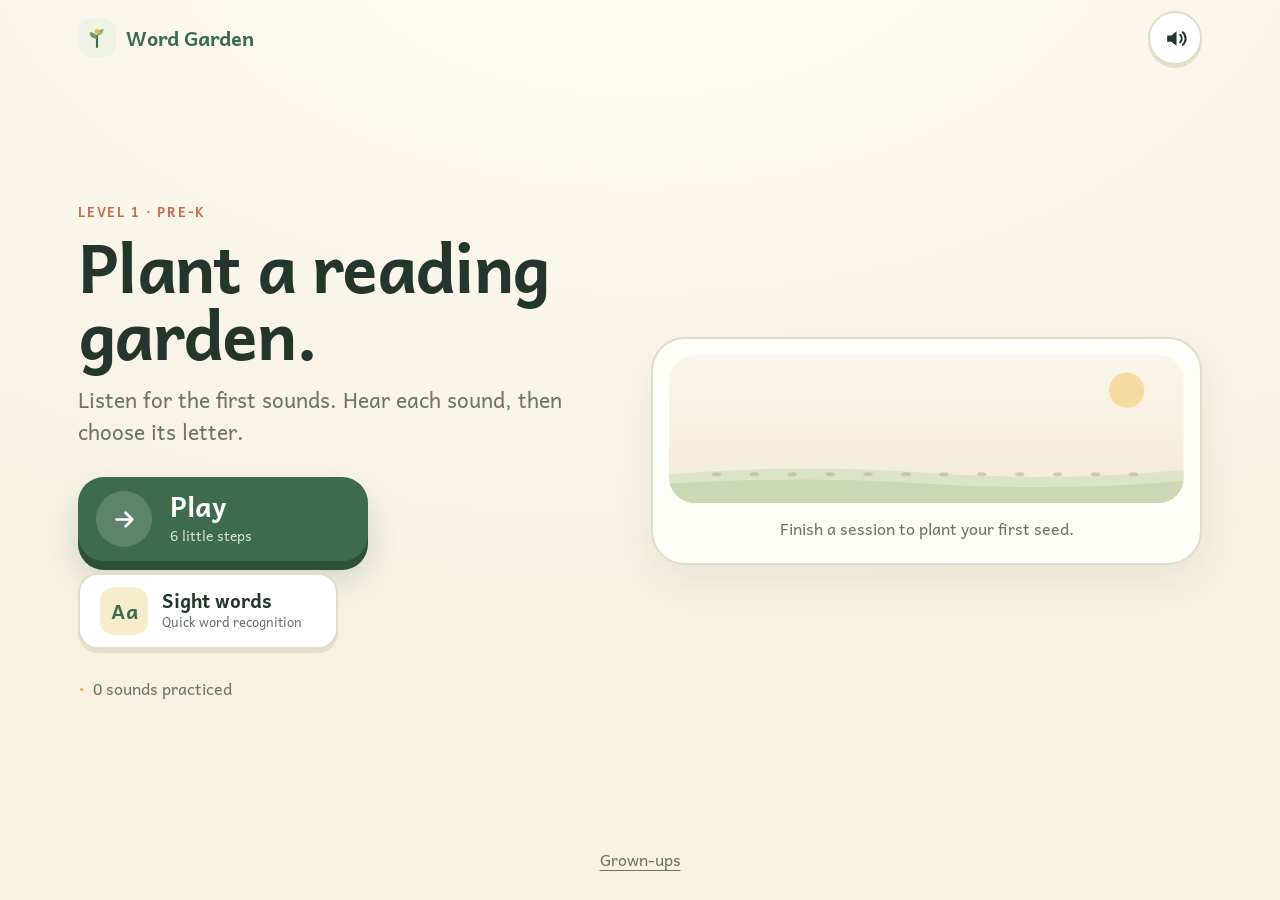
<file: index.html>
<!doctype html>
<html lang="en">
<head>
<meta charset="utf-8">
<meta name="viewport" content="width=device-width, initial-scale=1, viewport-fit=cover">
<meta name="theme-color" content="#FBF7EC">
<meta name="description" content="Word Garden is a calm, offline phonics game for pre-K to second grade.">
<title>Word Garden</title>
<link rel="manifest" href="manifest.webmanifest">
<link rel="icon" href="icons/icon-192.png" type="image/png">
<link rel="apple-touch-icon" href="icons/icon-192.png">
<link rel="stylesheet" href="css/styles.css">
</head>
<body>
<div id="app">
  <main id="main"></main>
</div>
<noscript>Word Garden needs JavaScript turned on.</noscript>
<script src="js/content.js"></script>
<script src="js/app.js"></script>
</body>
</html>
</file>
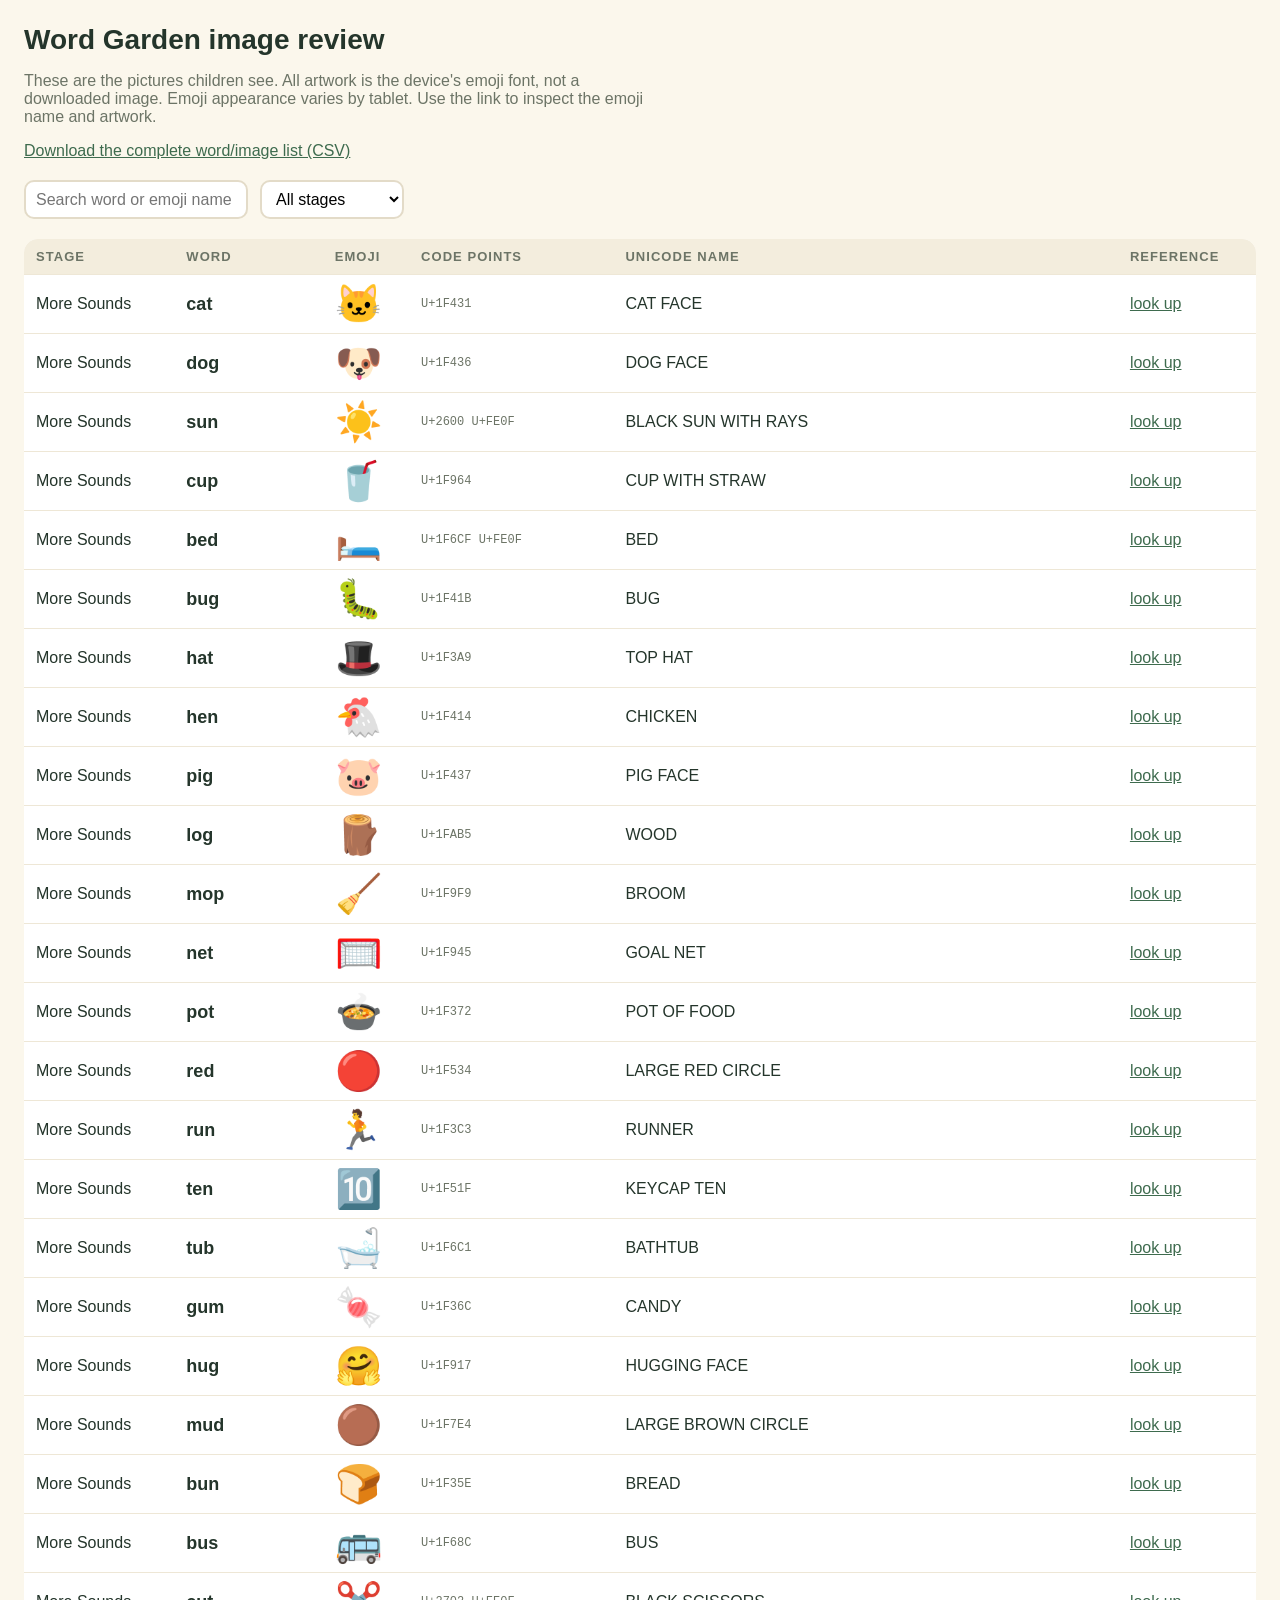
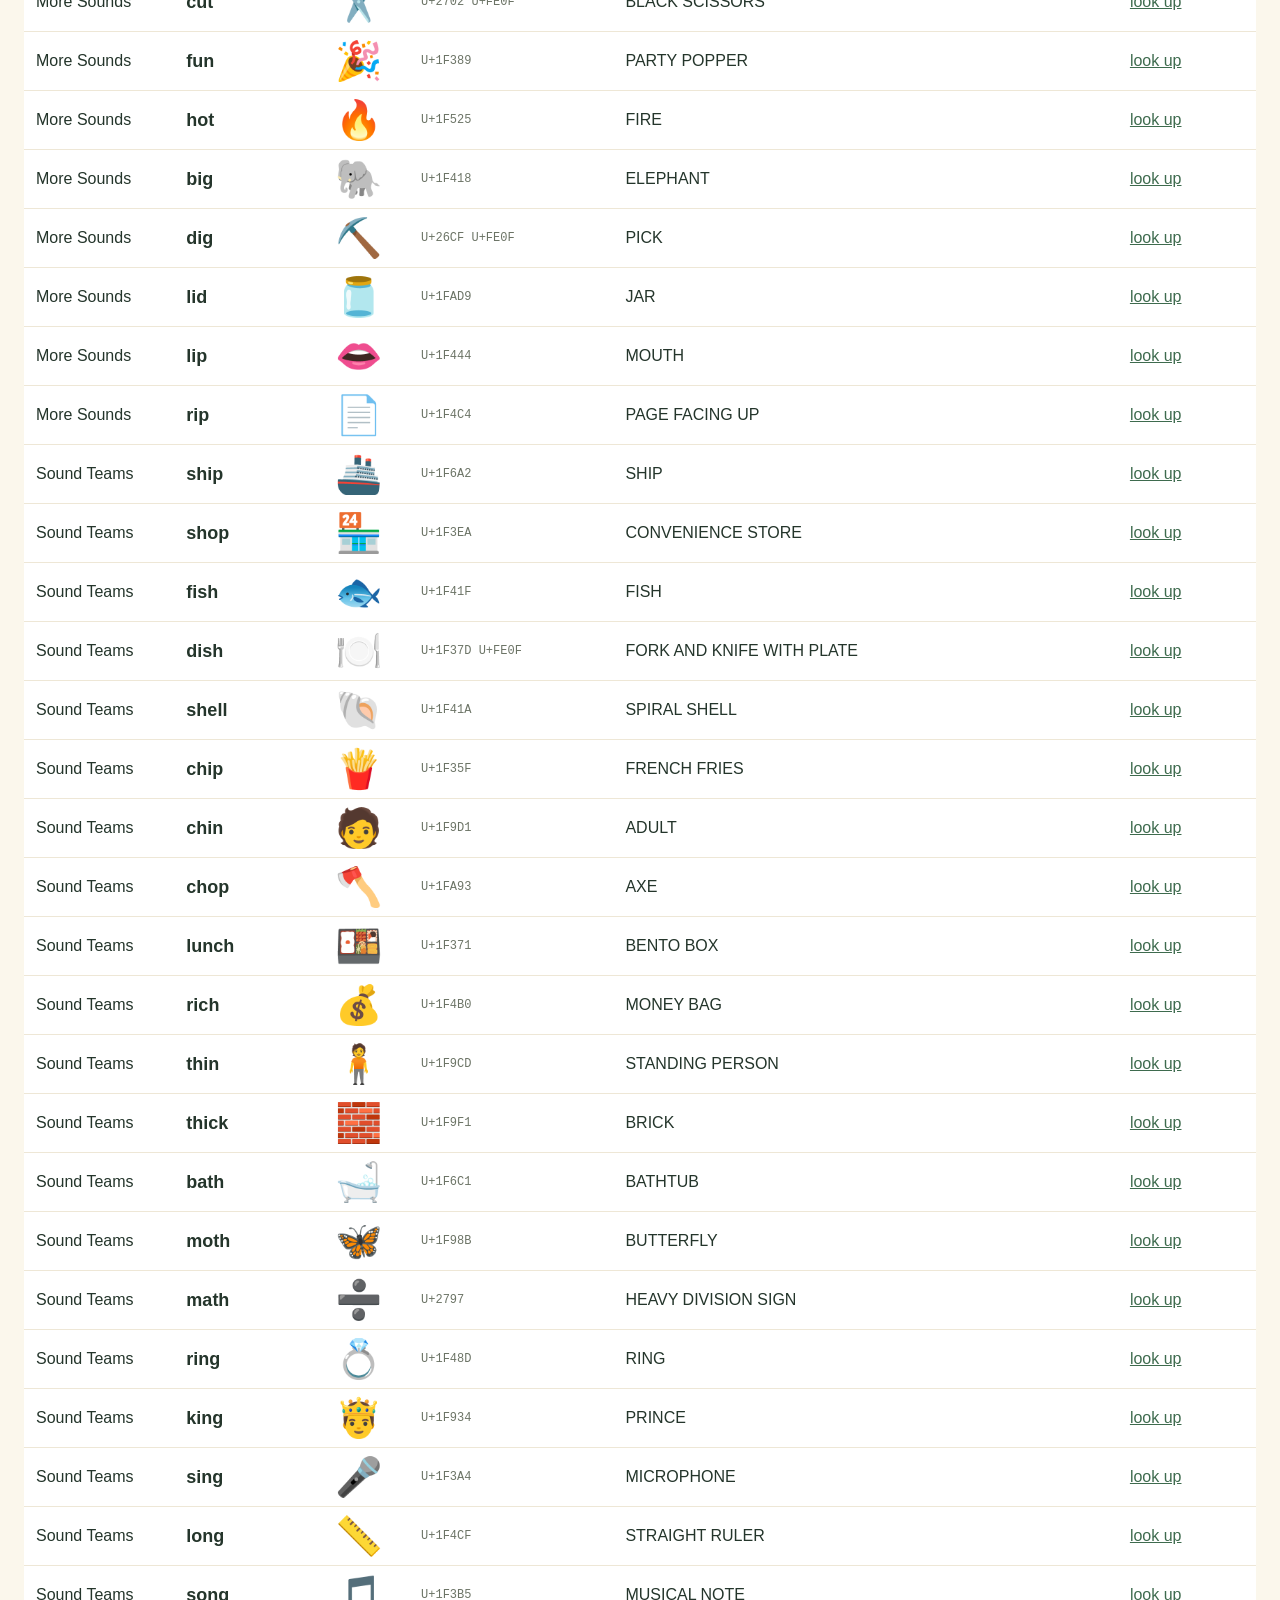
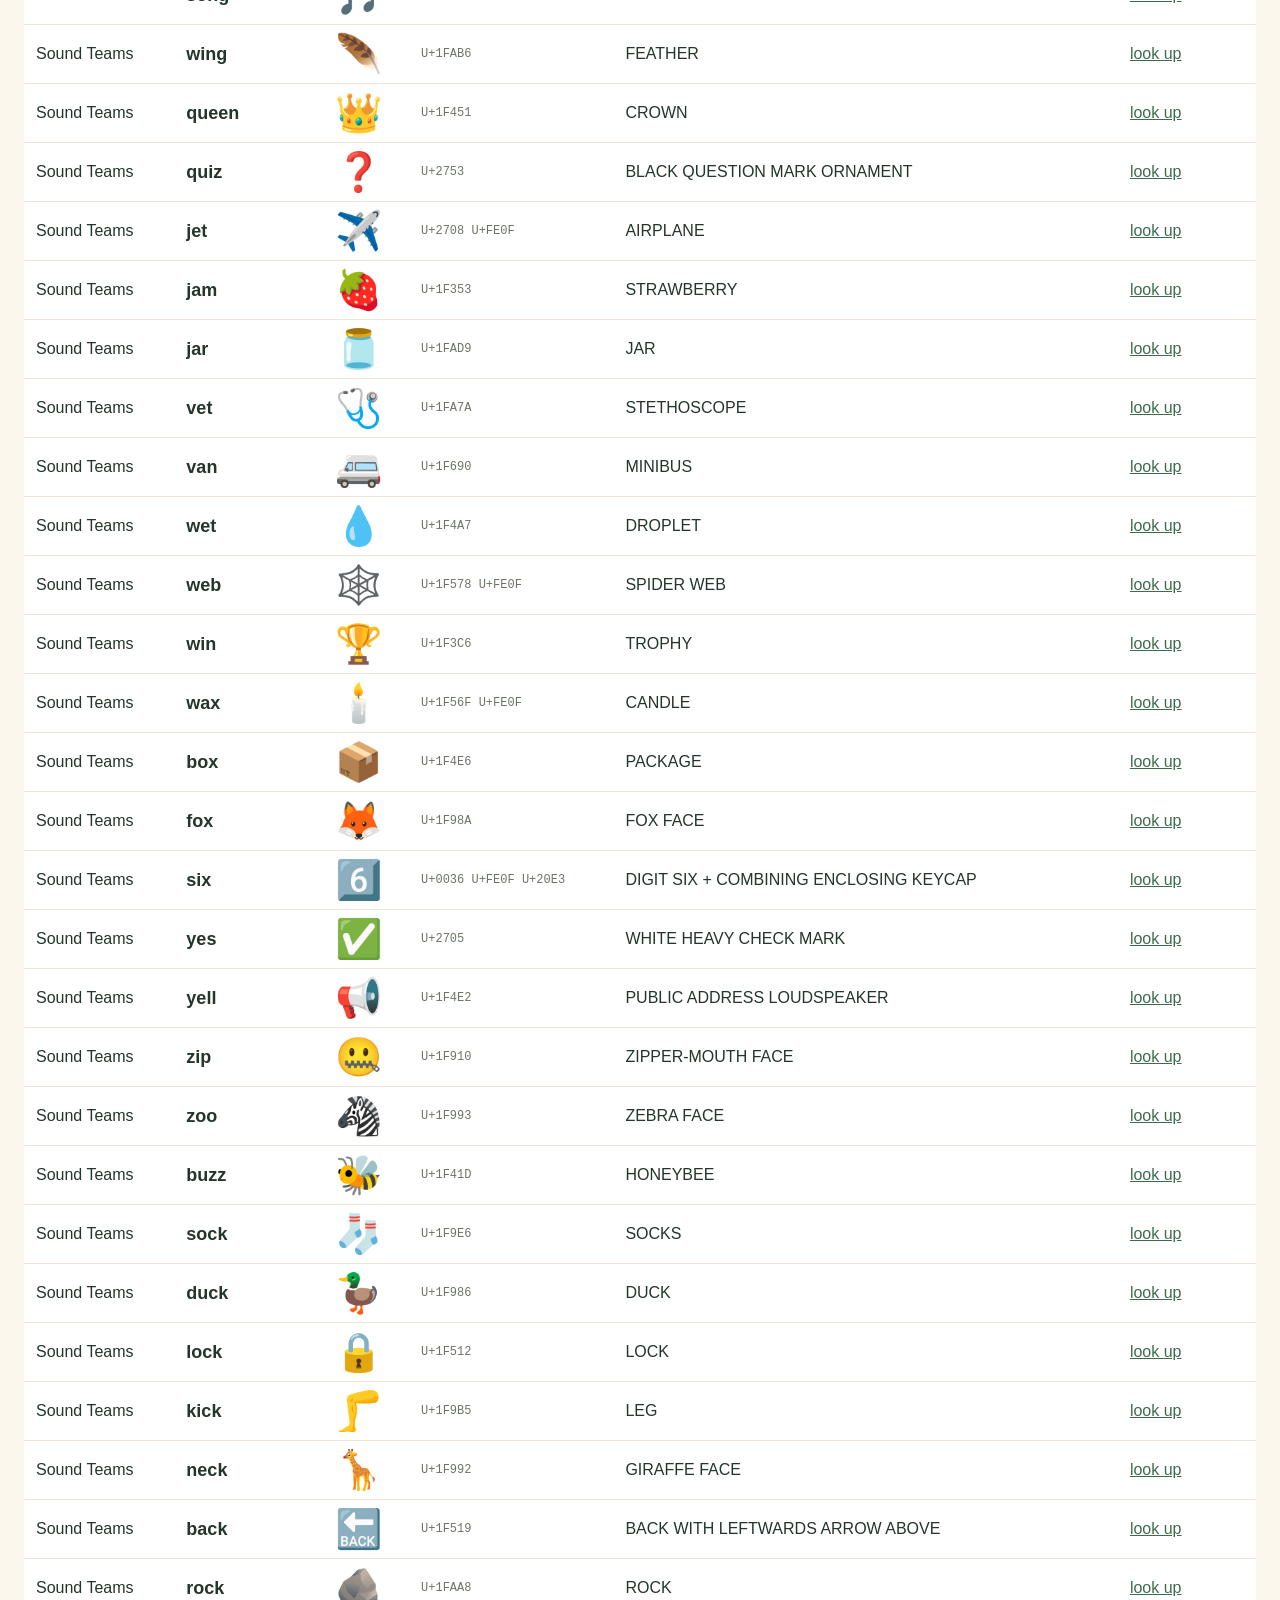
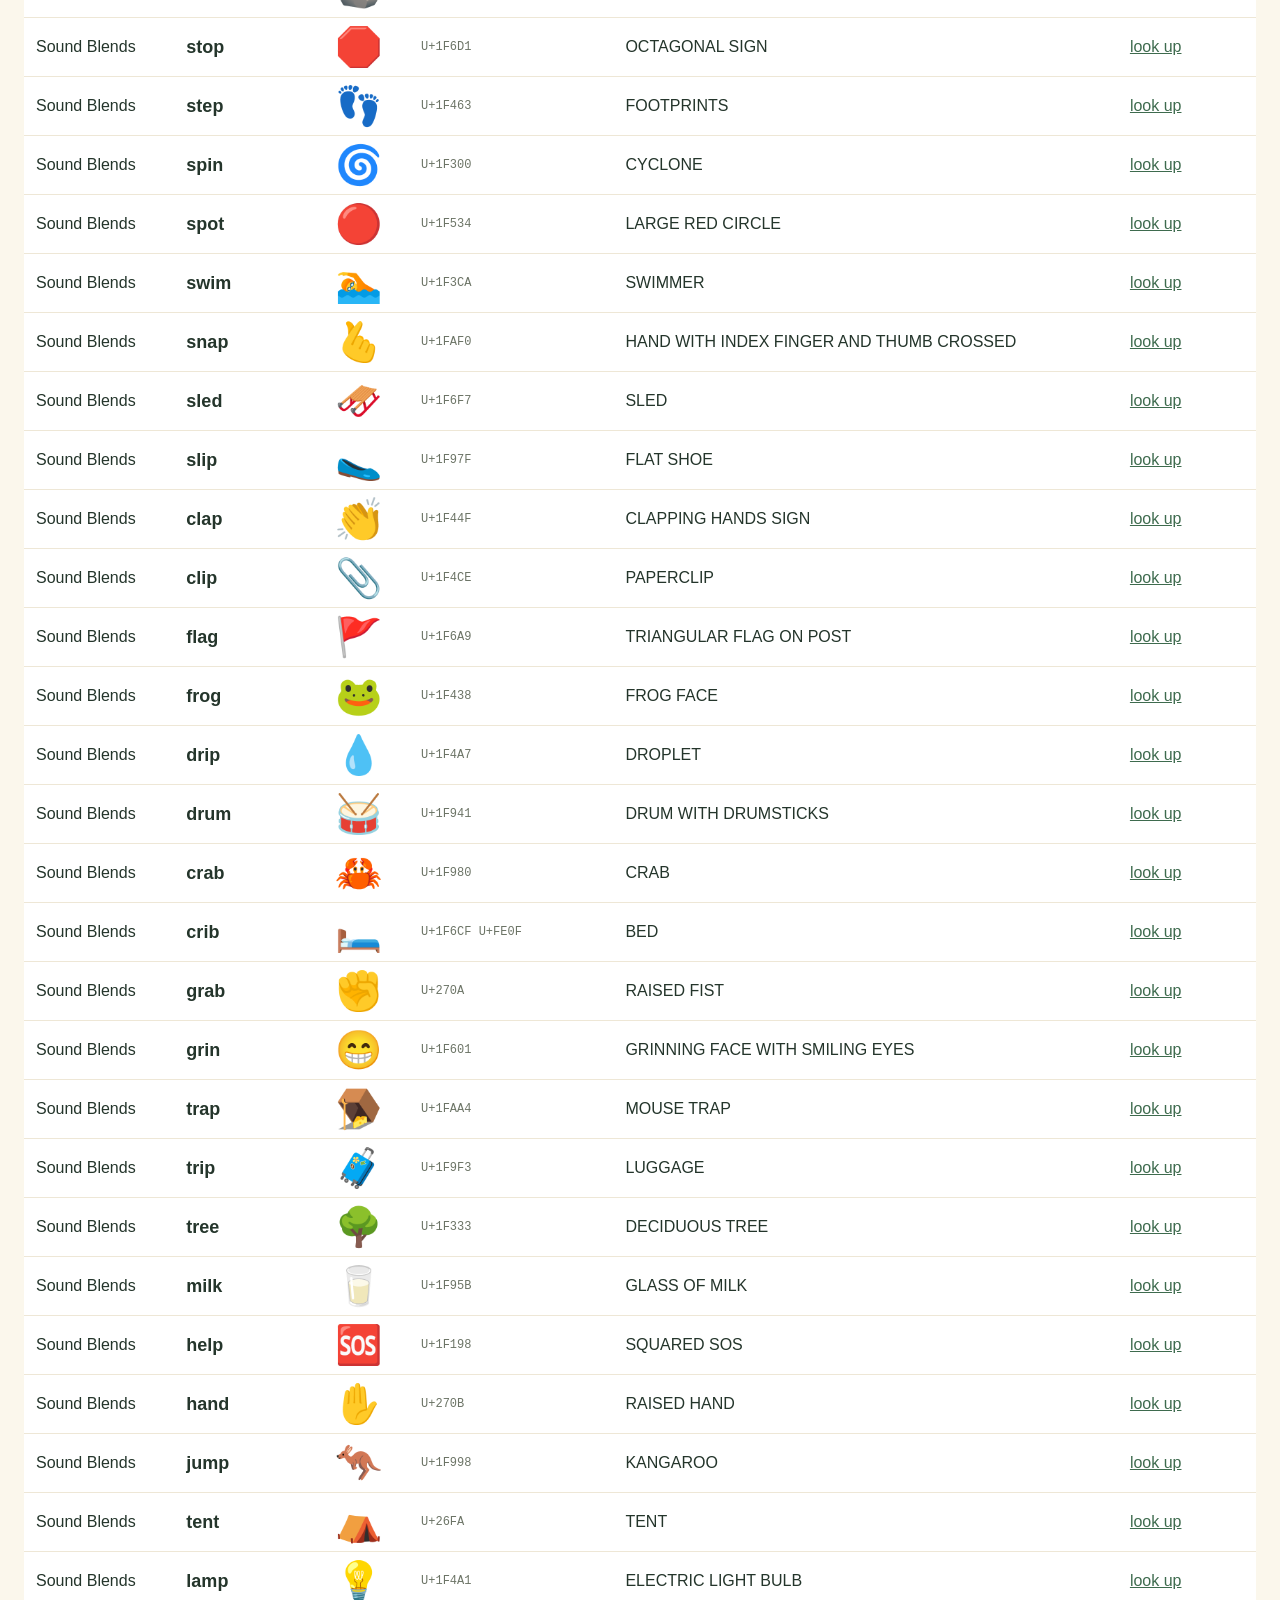
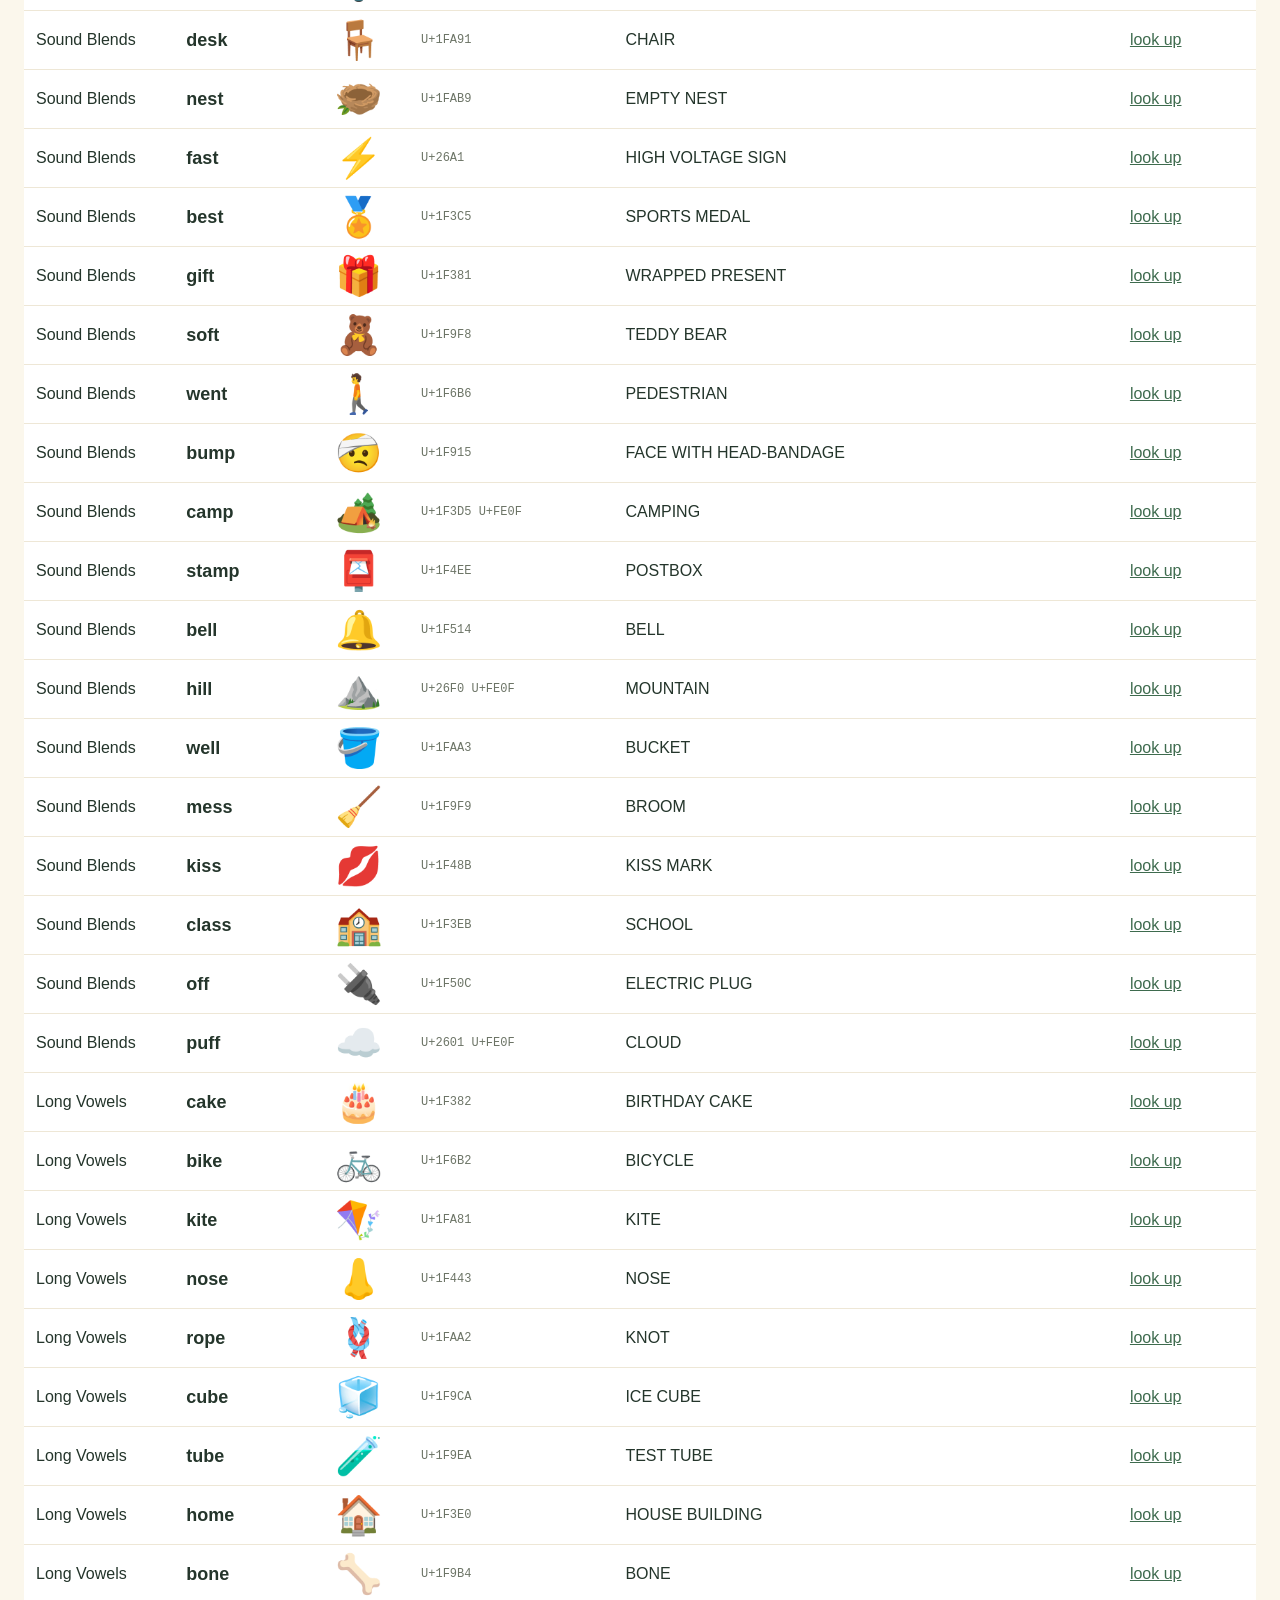
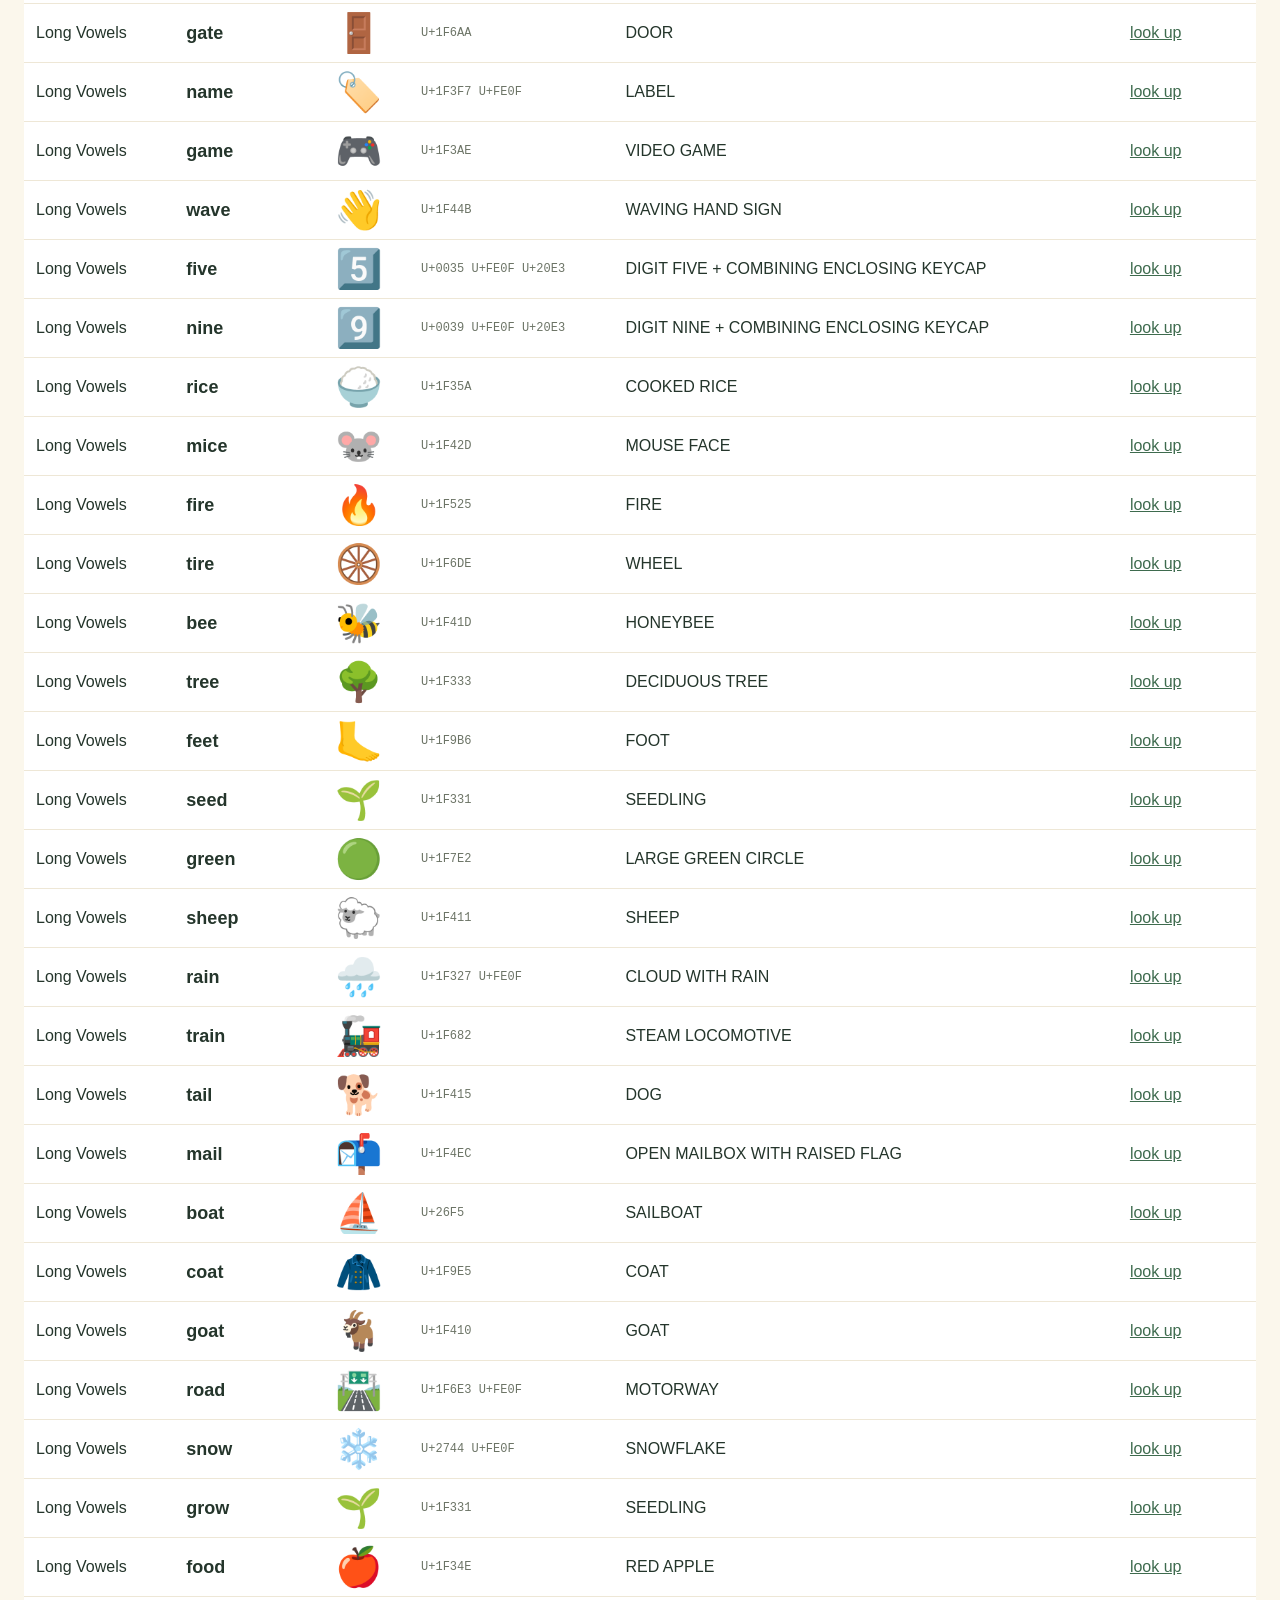
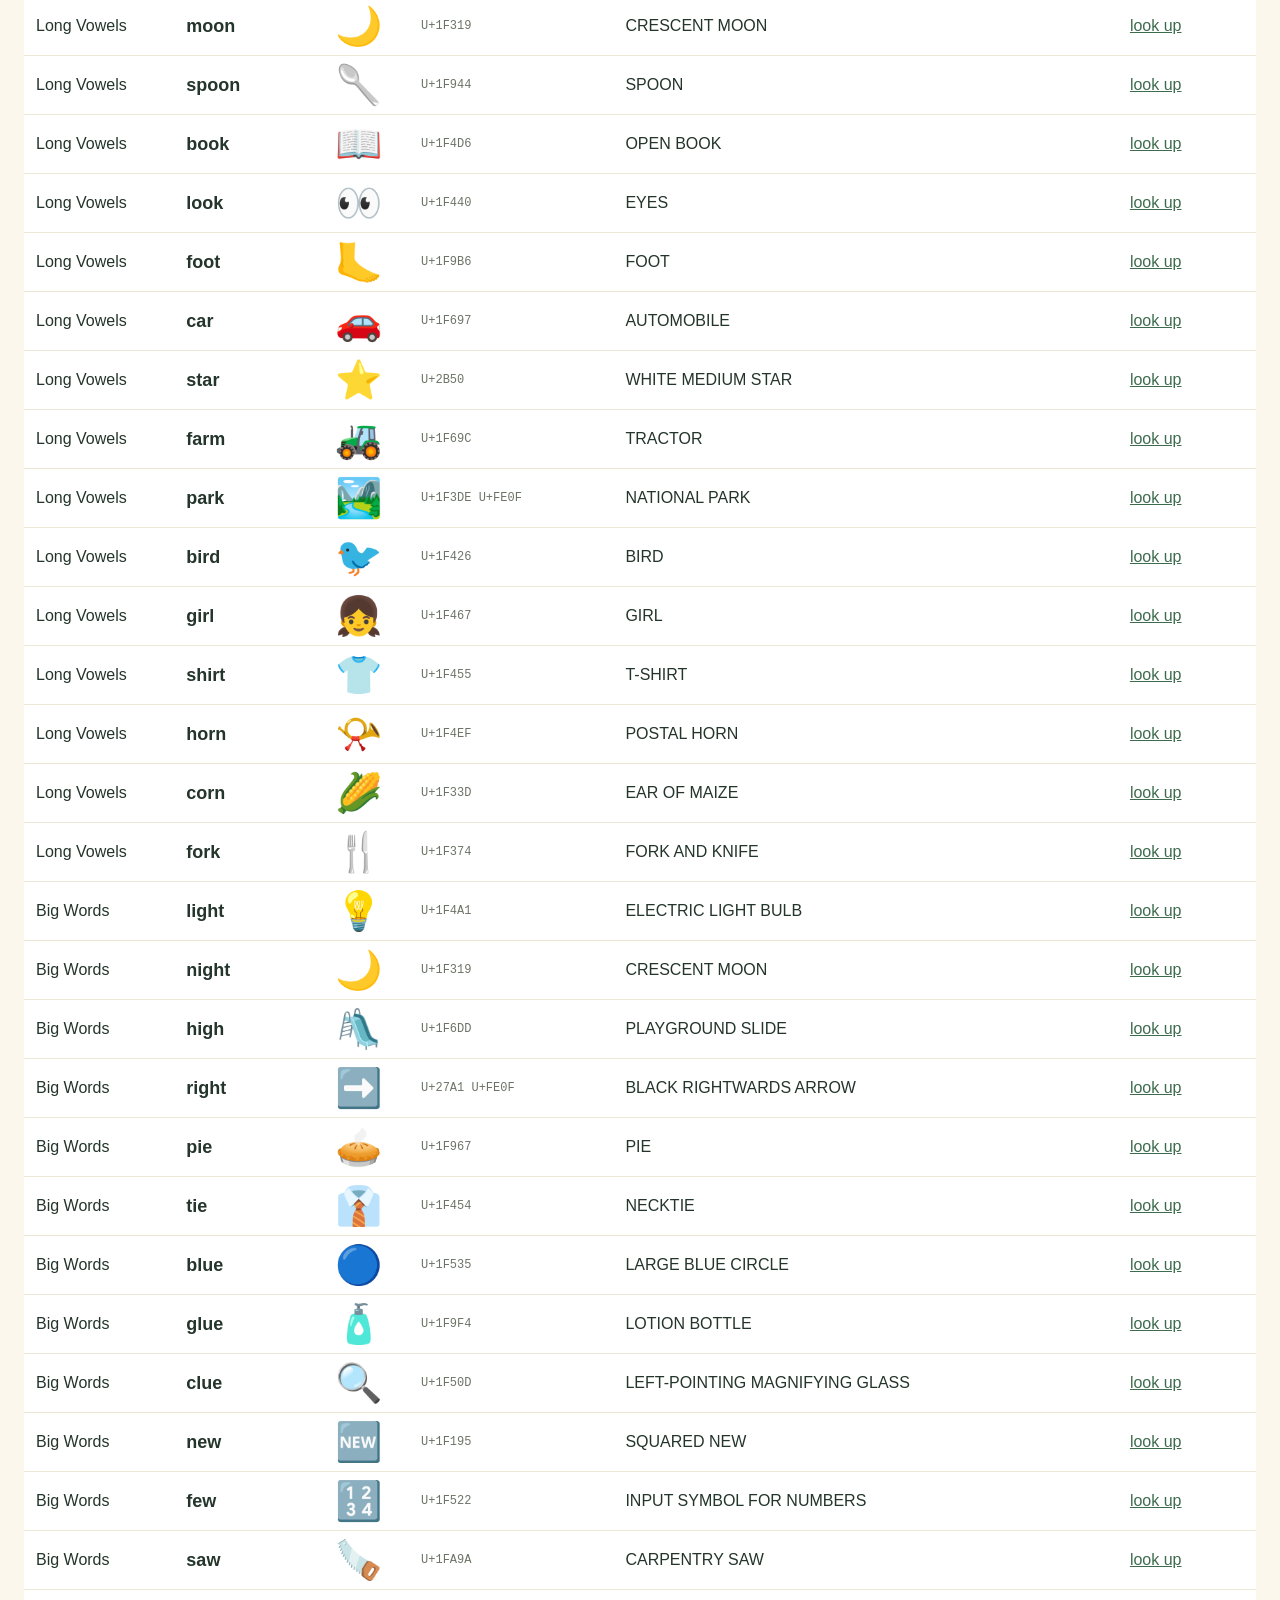
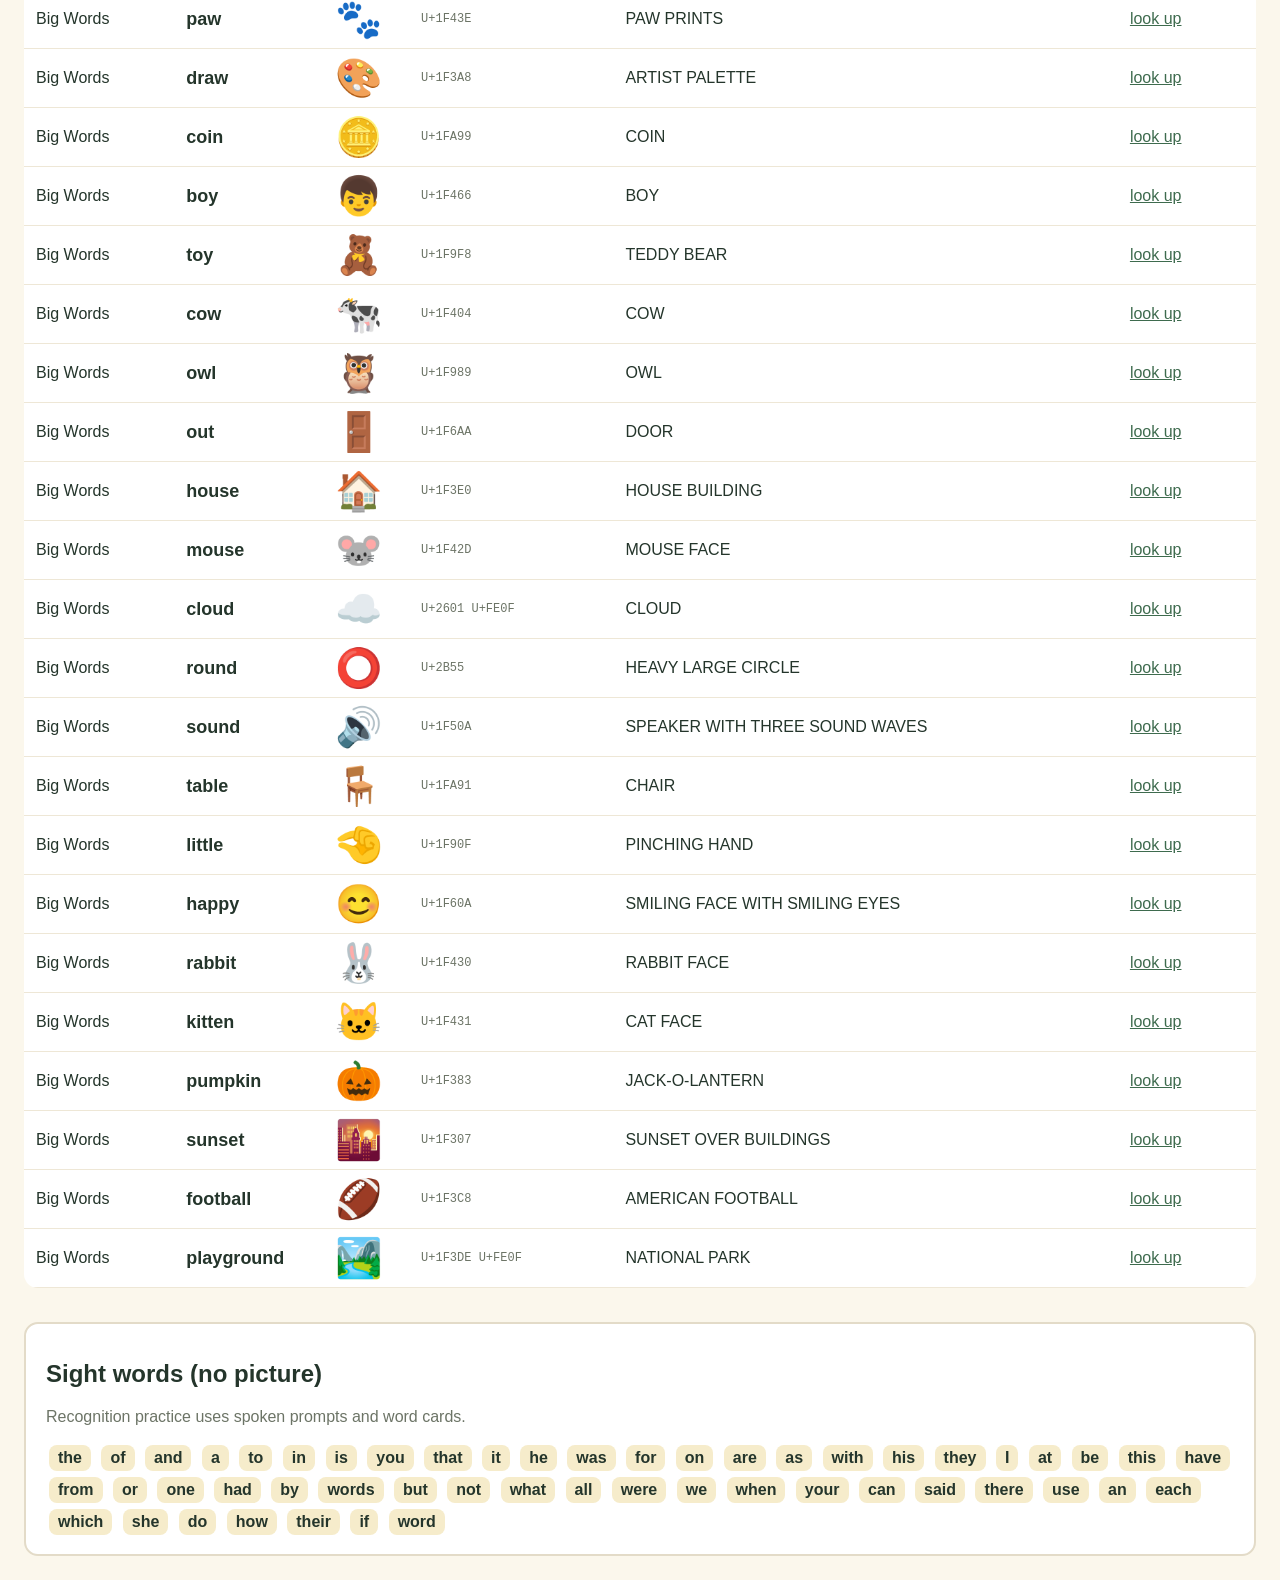
<file: docs/image-review.html>
<!doctype html><html lang="en"><head><meta charset="utf-8"><meta name="viewport" content="width=device-width,initial-scale=1"><title>Word Garden image review</title>
<style>
body{font-family:Verdana,Tahoma,sans-serif;margin:24px;background:#FBF7EC;color:#24352B}
h1{font-size:28px;margin:0 0 6px}p{color:#6C7466;max-width:70ch}
.controls{display:flex;gap:12px;flex-wrap:wrap;margin:20px 0}
input,select{font:inherit;padding:8px 10px;border:2px solid #E3DBC8;border-radius:10px;background:#fff}
table{border-collapse:collapse;width:100%;background:#fff;border-radius:14px;overflow:hidden}
th,td{padding:10px 12px;border-bottom:1px solid #EEE7D6;text-align:left;vertical-align:middle}
th{background:#F3EDDD;font-size:13px;text-transform:uppercase;letter-spacing:.08em;color:#6C7466;position:sticky;top:0}
td.emoji{font-size:38px;line-height:1}
.word{font-weight:700;font-size:18px}
.code{font-family:ui-monospace,Consolas,monospace;font-size:12px;color:#6C7466}
a{color:#3E6B4E}
.sight{margin-top:34px;background:#fff;border:2px solid #E3DBC8;border-radius:14px;padding:16px 20px}
.sight span{display:inline-block;background:#F6ECCB;border-radius:8px;padding:4px 9px;margin:3px;font-weight:700}
</style></head><body>
<h1>Word Garden image review</h1>
<p>These are the pictures children see. All artwork is the device's emoji font, not a downloaded image. Emoji appearance varies by tablet. Use the link to inspect the emoji name and artwork.</p>
<p><a href="images.csv" download>Download the complete word/image list (CSV)</a></p>
<div class="controls"><input id="q" placeholder="Search word or emoji name"><select id="stage"><option value="">All stages</option></select></div>
<table><thead><tr><th>Stage</th><th>Word</th><th>Emoji</th><th>Code points</th><th>Unicode name</th><th>Reference</th></tr></thead><tbody id="rows"></tbody></table>
<div class="sight"><h2>Sight words (no picture)</h2><p>Recognition practice uses spoken prompts and word cards.</p><span>the</span> <span>of</span> <span>and</span> <span>a</span> <span>to</span> <span>in</span> <span>is</span> <span>you</span> <span>that</span> <span>it</span> <span>he</span> <span>was</span> <span>for</span> <span>on</span> <span>are</span> <span>as</span> <span>with</span> <span>his</span> <span>they</span> <span>I</span> <span>at</span> <span>be</span> <span>this</span> <span>have</span> <span>from</span> <span>or</span> <span>one</span> <span>had</span> <span>by</span> <span>words</span> <span>but</span> <span>not</span> <span>what</span> <span>all</span> <span>were</span> <span>we</span> <span>when</span> <span>your</span> <span>can</span> <span>said</span> <span>there</span> <span>use</span> <span>an</span> <span>each</span> <span>which</span> <span>she</span> <span>do</span> <span>how</span> <span>their</span> <span>if</span> <span>word</span></div>
<script>
const DATA = [{"level": 2, "stage": "More Sounds", "word": "cat", "emoji": "\ud83d\udc31", "codepoints": "U+1F431", "unicode_name": "CAT FACE", "link": "https://emojipedia.org/search/?q=CAT%20FACE"}, {"level": 2, "stage": "More Sounds", "word": "dog", "emoji": "\ud83d\udc36", "codepoints": "U+1F436", "unicode_name": "DOG FACE", "link": "https://emojipedia.org/search/?q=DOG%20FACE"}, {"level": 2, "stage": "More Sounds", "word": "sun", "emoji": "\u2600\ufe0f", "codepoints": "U+2600 U+FE0F", "unicode_name": "BLACK SUN WITH RAYS", "link": "https://emojipedia.org/search/?q=BLACK%20SUN%20WITH%20RAYS"}, {"level": 2, "stage": "More Sounds", "word": "cup", "emoji": "\ud83e\udd64", "codepoints": "U+1F964", "unicode_name": "CUP WITH STRAW", "link": "https://emojipedia.org/search/?q=CUP%20WITH%20STRAW"}, {"level": 2, "stage": "More Sounds", "word": "bed", "emoji": "\ud83d\udecf\ufe0f", "codepoints": "U+1F6CF U+FE0F", "unicode_name": "BED", "link": "https://emojipedia.org/search/?q=BED"}, {"level": 2, "stage": "More Sounds", "word": "bug", "emoji": "\ud83d\udc1b", "codepoints": "U+1F41B", "unicode_name": "BUG", "link": "https://emojipedia.org/search/?q=BUG"}, {"level": 2, "stage": "More Sounds", "word": "hat", "emoji": "\ud83c\udfa9", "codepoints": "U+1F3A9", "unicode_name": "TOP HAT", "link": "https://emojipedia.org/search/?q=TOP%20HAT"}, {"level": 2, "stage": "More Sounds", "word": "hen", "emoji": "\ud83d\udc14", "codepoints": "U+1F414", "unicode_name": "CHICKEN", "link": "https://emojipedia.org/search/?q=CHICKEN"}, {"level": 2, "stage": "More Sounds", "word": "pig", "emoji": "\ud83d\udc37", "codepoints": "U+1F437", "unicode_name": "PIG FACE", "link": "https://emojipedia.org/search/?q=PIG%20FACE"}, {"level": 2, "stage": "More Sounds", "word": "log", "emoji": "\ud83e\udeb5", "codepoints": "U+1FAB5", "unicode_name": "WOOD", "link": "https://emojipedia.org/search/?q=WOOD"}, {"level": 2, "stage": "More Sounds", "word": "mop", "emoji": "\ud83e\uddf9", "codepoints": "U+1F9F9", "unicode_name": "BROOM", "link": "https://emojipedia.org/search/?q=BROOM"}, {"level": 2, "stage": "More Sounds", "word": "net", "emoji": "\ud83e\udd45", "codepoints": "U+1F945", "unicode_name": "GOAL NET", "link": "https://emojipedia.org/search/?q=GOAL%20NET"}, {"level": 2, "stage": "More Sounds", "word": "pot", "emoji": "\ud83c\udf72", "codepoints": "U+1F372", "unicode_name": "POT OF FOOD", "link": "https://emojipedia.org/search/?q=POT%20OF%20FOOD"}, {"level": 2, "stage": "More Sounds", "word": "red", "emoji": "\ud83d\udd34", "codepoints": "U+1F534", "unicode_name": "LARGE RED CIRCLE", "link": "https://emojipedia.org/search/?q=LARGE%20RED%20CIRCLE"}, {"level": 2, "stage": "More Sounds", "word": "run", "emoji": "\ud83c\udfc3", "codepoints": "U+1F3C3", "unicode_name": "RUNNER", "link": "https://emojipedia.org/search/?q=RUNNER"}, {"level": 2, "stage": "More Sounds", "word": "ten", "emoji": "\ud83d\udd1f", "codepoints": "U+1F51F", "unicode_name": "KEYCAP TEN", "link": "https://emojipedia.org/search/?q=KEYCAP%20TEN"}, {"level": 2, "stage": "More Sounds", "word": "tub", "emoji": "\ud83d\udec1", "codepoints": "U+1F6C1", "unicode_name": "BATHTUB", "link": "https://emojipedia.org/search/?q=BATHTUB"}, {"level": 2, "stage": "More Sounds", "word": "gum", "emoji": "\ud83c\udf6c", "codepoints": "U+1F36C", "unicode_name": "CANDY", "link": "https://emojipedia.org/search/?q=CANDY"}, {"level": 2, "stage": "More Sounds", "word": "hug", "emoji": "\ud83e\udd17", "codepoints": "U+1F917", "unicode_name": "HUGGING FACE", "link": "https://emojipedia.org/search/?q=HUGGING%20FACE"}, {"level": 2, "stage": "More Sounds", "word": "mud", "emoji": "\ud83d\udfe4", "codepoints": "U+1F7E4", "unicode_name": "LARGE BROWN CIRCLE", "link": "https://emojipedia.org/search/?q=LARGE%20BROWN%20CIRCLE"}, {"level": 2, "stage": "More Sounds", "word": "bun", "emoji": "\ud83c\udf5e", "codepoints": "U+1F35E", "unicode_name": "BREAD", "link": "https://emojipedia.org/search/?q=BREAD"}, {"level": 2, "stage": "More Sounds", "word": "bus", "emoji": "\ud83d\ude8c", "codepoints": "U+1F68C", "unicode_name": "BUS", "link": "https://emojipedia.org/search/?q=BUS"}, {"level": 2, "stage": "More Sounds", "word": "cut", "emoji": "\u2702\ufe0f", "codepoints": "U+2702 U+FE0F", "unicode_name": "BLACK SCISSORS", "link": "https://emojipedia.org/search/?q=BLACK%20SCISSORS"}, {"level": 2, "stage": "More Sounds", "word": "fun", "emoji": "\ud83c\udf89", "codepoints": "U+1F389", "unicode_name": "PARTY POPPER", "link": "https://emojipedia.org/search/?q=PARTY%20POPPER"}, {"level": 2, "stage": "More Sounds", "word": "hot", "emoji": "\ud83d\udd25", "codepoints": "U+1F525", "unicode_name": "FIRE", "link": "https://emojipedia.org/search/?q=FIRE"}, {"level": 2, "stage": "More Sounds", "word": "big", "emoji": "\ud83d\udc18", "codepoints": "U+1F418", "unicode_name": "ELEPHANT", "link": "https://emojipedia.org/search/?q=ELEPHANT"}, {"level": 2, "stage": "More Sounds", "word": "dig", "emoji": "\u26cf\ufe0f", "codepoints": "U+26CF U+FE0F", "unicode_name": "PICK", "link": "https://emojipedia.org/search/?q=PICK"}, {"level": 2, "stage": "More Sounds", "word": "lid", "emoji": "\ud83e\uded9", "codepoints": "U+1FAD9", "unicode_name": "JAR", "link": "https://emojipedia.org/search/?q=JAR"}, {"level": 2, "stage": "More Sounds", "word": "lip", "emoji": "\ud83d\udc44", "codepoints": "U+1F444", "unicode_name": "MOUTH", "link": "https://emojipedia.org/search/?q=MOUTH"}, {"level": 2, "stage": "More Sounds", "word": "rip", "emoji": "\ud83d\udcc4", "codepoints": "U+1F4C4", "unicode_name": "PAGE FACING UP", "link": "https://emojipedia.org/search/?q=PAGE%20FACING%20UP"}, {"level": 3, "stage": "Sound Teams", "word": "ship", "emoji": "\ud83d\udea2", "codepoints": "U+1F6A2", "unicode_name": "SHIP", "link": "https://emojipedia.org/search/?q=SHIP"}, {"level": 3, "stage": "Sound Teams", "word": "shop", "emoji": "\ud83c\udfea", "codepoints": "U+1F3EA", "unicode_name": "CONVENIENCE STORE", "link": "https://emojipedia.org/search/?q=CONVENIENCE%20STORE"}, {"level": 3, "stage": "Sound Teams", "word": "fish", "emoji": "\ud83d\udc1f", "codepoints": "U+1F41F", "unicode_name": "FISH", "link": "https://emojipedia.org/search/?q=FISH"}, {"level": 3, "stage": "Sound Teams", "word": "dish", "emoji": "\ud83c\udf7d\ufe0f", "codepoints": "U+1F37D U+FE0F", "unicode_name": "FORK AND KNIFE WITH PLATE", "link": "https://emojipedia.org/search/?q=FORK%20AND%20KNIFE%20WITH%20PLATE"}, {"level": 3, "stage": "Sound Teams", "word": "shell", "emoji": "\ud83d\udc1a", "codepoints": "U+1F41A", "unicode_name": "SPIRAL SHELL", "link": "https://emojipedia.org/search/?q=SPIRAL%20SHELL"}, {"level": 3, "stage": "Sound Teams", "word": "chip", "emoji": "\ud83c\udf5f", "codepoints": "U+1F35F", "unicode_name": "FRENCH FRIES", "link": "https://emojipedia.org/search/?q=FRENCH%20FRIES"}, {"level": 3, "stage": "Sound Teams", "word": "chin", "emoji": "\ud83e\uddd1", "codepoints": "U+1F9D1", "unicode_name": "ADULT", "link": "https://emojipedia.org/search/?q=ADULT"}, {"level": 3, "stage": "Sound Teams", "word": "chop", "emoji": "\ud83e\ude93", "codepoints": "U+1FA93", "unicode_name": "AXE", "link": "https://emojipedia.org/search/?q=AXE"}, {"level": 3, "stage": "Sound Teams", "word": "lunch", "emoji": "\ud83c\udf71", "codepoints": "U+1F371", "unicode_name": "BENTO BOX", "link": "https://emojipedia.org/search/?q=BENTO%20BOX"}, {"level": 3, "stage": "Sound Teams", "word": "rich", "emoji": "\ud83d\udcb0", "codepoints": "U+1F4B0", "unicode_name": "MONEY BAG", "link": "https://emojipedia.org/search/?q=MONEY%20BAG"}, {"level": 3, "stage": "Sound Teams", "word": "thin", "emoji": "\ud83e\uddcd", "codepoints": "U+1F9CD", "unicode_name": "STANDING PERSON", "link": "https://emojipedia.org/search/?q=STANDING%20PERSON"}, {"level": 3, "stage": "Sound Teams", "word": "thick", "emoji": "\ud83e\uddf1", "codepoints": "U+1F9F1", "unicode_name": "BRICK", "link": "https://emojipedia.org/search/?q=BRICK"}, {"level": 3, "stage": "Sound Teams", "word": "bath", "emoji": "\ud83d\udec1", "codepoints": "U+1F6C1", "unicode_name": "BATHTUB", "link": "https://emojipedia.org/search/?q=BATHTUB"}, {"level": 3, "stage": "Sound Teams", "word": "moth", "emoji": "\ud83e\udd8b", "codepoints": "U+1F98B", "unicode_name": "BUTTERFLY", "link": "https://emojipedia.org/search/?q=BUTTERFLY"}, {"level": 3, "stage": "Sound Teams", "word": "math", "emoji": "\u2797", "codepoints": "U+2797", "unicode_name": "HEAVY DIVISION SIGN", "link": "https://emojipedia.org/search/?q=HEAVY%20DIVISION%20SIGN"}, {"level": 3, "stage": "Sound Teams", "word": "ring", "emoji": "\ud83d\udc8d", "codepoints": "U+1F48D", "unicode_name": "RING", "link": "https://emojipedia.org/search/?q=RING"}, {"level": 3, "stage": "Sound Teams", "word": "king", "emoji": "\ud83e\udd34", "codepoints": "U+1F934", "unicode_name": "PRINCE", "link": "https://emojipedia.org/search/?q=PRINCE"}, {"level": 3, "stage": "Sound Teams", "word": "sing", "emoji": "\ud83c\udfa4", "codepoints": "U+1F3A4", "unicode_name": "MICROPHONE", "link": "https://emojipedia.org/search/?q=MICROPHONE"}, {"level": 3, "stage": "Sound Teams", "word": "long", "emoji": "\ud83d\udccf", "codepoints": "U+1F4CF", "unicode_name": "STRAIGHT RULER", "link": "https://emojipedia.org/search/?q=STRAIGHT%20RULER"}, {"level": 3, "stage": "Sound Teams", "word": "song", "emoji": "\ud83c\udfb5", "codepoints": "U+1F3B5", "unicode_name": "MUSICAL NOTE", "link": "https://emojipedia.org/search/?q=MUSICAL%20NOTE"}, {"level": 3, "stage": "Sound Teams", "word": "wing", "emoji": "\ud83e\udeb6", "codepoints": "U+1FAB6", "unicode_name": "FEATHER", "link": "https://emojipedia.org/search/?q=FEATHER"}, {"level": 3, "stage": "Sound Teams", "word": "queen", "emoji": "\ud83d\udc51", "codepoints": "U+1F451", "unicode_name": "CROWN", "link": "https://emojipedia.org/search/?q=CROWN"}, {"level": 3, "stage": "Sound Teams", "word": "quiz", "emoji": "\u2753", "codepoints": "U+2753", "unicode_name": "BLACK QUESTION MARK ORNAMENT", "link": "https://emojipedia.org/search/?q=BLACK%20QUESTION%20MARK%20ORNAMENT"}, {"level": 3, "stage": "Sound Teams", "word": "jet", "emoji": "\u2708\ufe0f", "codepoints": "U+2708 U+FE0F", "unicode_name": "AIRPLANE", "link": "https://emojipedia.org/search/?q=AIRPLANE"}, {"level": 3, "stage": "Sound Teams", "word": "jam", "emoji": "\ud83c\udf53", "codepoints": "U+1F353", "unicode_name": "STRAWBERRY", "link": "https://emojipedia.org/search/?q=STRAWBERRY"}, {"level": 3, "stage": "Sound Teams", "word": "jar", "emoji": "\ud83e\uded9", "codepoints": "U+1FAD9", "unicode_name": "JAR", "link": "https://emojipedia.org/search/?q=JAR"}, {"level": 3, "stage": "Sound Teams", "word": "vet", "emoji": "\ud83e\ude7a", "codepoints": "U+1FA7A", "unicode_name": "STETHOSCOPE", "link": "https://emojipedia.org/search/?q=STETHOSCOPE"}, {"level": 3, "stage": "Sound Teams", "word": "van", "emoji": "\ud83d\ude90", "codepoints": "U+1F690", "unicode_name": "MINIBUS", "link": "https://emojipedia.org/search/?q=MINIBUS"}, {"level": 3, "stage": "Sound Teams", "word": "wet", "emoji": "\ud83d\udca7", "codepoints": "U+1F4A7", "unicode_name": "DROPLET", "link": "https://emojipedia.org/search/?q=DROPLET"}, {"level": 3, "stage": "Sound Teams", "word": "web", "emoji": "\ud83d\udd78\ufe0f", "codepoints": "U+1F578 U+FE0F", "unicode_name": "SPIDER WEB", "link": "https://emojipedia.org/search/?q=SPIDER%20WEB"}, {"level": 3, "stage": "Sound Teams", "word": "win", "emoji": "\ud83c\udfc6", "codepoints": "U+1F3C6", "unicode_name": "TROPHY", "link": "https://emojipedia.org/search/?q=TROPHY"}, {"level": 3, "stage": "Sound Teams", "word": "wax", "emoji": "\ud83d\udd6f\ufe0f", "codepoints": "U+1F56F U+FE0F", "unicode_name": "CANDLE", "link": "https://emojipedia.org/search/?q=CANDLE"}, {"level": 3, "stage": "Sound Teams", "word": "box", "emoji": "\ud83d\udce6", "codepoints": "U+1F4E6", "unicode_name": "PACKAGE", "link": "https://emojipedia.org/search/?q=PACKAGE"}, {"level": 3, "stage": "Sound Teams", "word": "fox", "emoji": "\ud83e\udd8a", "codepoints": "U+1F98A", "unicode_name": "FOX FACE", "link": "https://emojipedia.org/search/?q=FOX%20FACE"}, {"level": 3, "stage": "Sound Teams", "word": "six", "emoji": "6\ufe0f\u20e3", "codepoints": "U+0036 U+FE0F U+20E3", "unicode_name": "DIGIT SIX + COMBINING ENCLOSING KEYCAP", "link": "https://emojipedia.org/search/?q=DIGIT%20SIX%20%2B%20COMBINING%20ENCLOSING%20KEYCAP"}, {"level": 3, "stage": "Sound Teams", "word": "yes", "emoji": "\u2705", "codepoints": "U+2705", "unicode_name": "WHITE HEAVY CHECK MARK", "link": "https://emojipedia.org/search/?q=WHITE%20HEAVY%20CHECK%20MARK"}, {"level": 3, "stage": "Sound Teams", "word": "yell", "emoji": "\ud83d\udce2", "codepoints": "U+1F4E2", "unicode_name": "PUBLIC ADDRESS LOUDSPEAKER", "link": "https://emojipedia.org/search/?q=PUBLIC%20ADDRESS%20LOUDSPEAKER"}, {"level": 3, "stage": "Sound Teams", "word": "zip", "emoji": "\ud83e\udd10", "codepoints": "U+1F910", "unicode_name": "ZIPPER-MOUTH FACE", "link": "https://emojipedia.org/search/?q=ZIPPER-MOUTH%20FACE"}, {"level": 3, "stage": "Sound Teams", "word": "zoo", "emoji": "\ud83e\udd93", "codepoints": "U+1F993", "unicode_name": "ZEBRA FACE", "link": "https://emojipedia.org/search/?q=ZEBRA%20FACE"}, {"level": 3, "stage": "Sound Teams", "word": "buzz", "emoji": "\ud83d\udc1d", "codepoints": "U+1F41D", "unicode_name": "HONEYBEE", "link": "https://emojipedia.org/search/?q=HONEYBEE"}, {"level": 3, "stage": "Sound Teams", "word": "sock", "emoji": "\ud83e\udde6", "codepoints": "U+1F9E6", "unicode_name": "SOCKS", "link": "https://emojipedia.org/search/?q=SOCKS"}, {"level": 3, "stage": "Sound Teams", "word": "duck", "emoji": "\ud83e\udd86", "codepoints": "U+1F986", "unicode_name": "DUCK", "link": "https://emojipedia.org/search/?q=DUCK"}, {"level": 3, "stage": "Sound Teams", "word": "lock", "emoji": "\ud83d\udd12", "codepoints": "U+1F512", "unicode_name": "LOCK", "link": "https://emojipedia.org/search/?q=LOCK"}, {"level": 3, "stage": "Sound Teams", "word": "kick", "emoji": "\ud83e\uddb5", "codepoints": "U+1F9B5", "unicode_name": "LEG", "link": "https://emojipedia.org/search/?q=LEG"}, {"level": 3, "stage": "Sound Teams", "word": "neck", "emoji": "\ud83e\udd92", "codepoints": "U+1F992", "unicode_name": "GIRAFFE FACE", "link": "https://emojipedia.org/search/?q=GIRAFFE%20FACE"}, {"level": 3, "stage": "Sound Teams", "word": "back", "emoji": "\ud83d\udd19", "codepoints": "U+1F519", "unicode_name": "BACK WITH LEFTWARDS ARROW ABOVE", "link": "https://emojipedia.org/search/?q=BACK%20WITH%20LEFTWARDS%20ARROW%20ABOVE"}, {"level": 3, "stage": "Sound Teams", "word": "rock", "emoji": "\ud83e\udea8", "codepoints": "U+1FAA8", "unicode_name": "ROCK", "link": "https://emojipedia.org/search/?q=ROCK"}, {"level": 4, "stage": "Sound Blends", "word": "stop", "emoji": "\ud83d\uded1", "codepoints": "U+1F6D1", "unicode_name": "OCTAGONAL SIGN", "link": "https://emojipedia.org/search/?q=OCTAGONAL%20SIGN"}, {"level": 4, "stage": "Sound Blends", "word": "step", "emoji": "\ud83d\udc63", "codepoints": "U+1F463", "unicode_name": "FOOTPRINTS", "link": "https://emojipedia.org/search/?q=FOOTPRINTS"}, {"level": 4, "stage": "Sound Blends", "word": "spin", "emoji": "\ud83c\udf00", "codepoints": "U+1F300", "unicode_name": "CYCLONE", "link": "https://emojipedia.org/search/?q=CYCLONE"}, {"level": 4, "stage": "Sound Blends", "word": "spot", "emoji": "\ud83d\udd34", "codepoints": "U+1F534", "unicode_name": "LARGE RED CIRCLE", "link": "https://emojipedia.org/search/?q=LARGE%20RED%20CIRCLE"}, {"level": 4, "stage": "Sound Blends", "word": "swim", "emoji": "\ud83c\udfca", "codepoints": "U+1F3CA", "unicode_name": "SWIMMER", "link": "https://emojipedia.org/search/?q=SWIMMER"}, {"level": 4, "stage": "Sound Blends", "word": "snap", "emoji": "\ud83e\udef0", "codepoints": "U+1FAF0", "unicode_name": "HAND WITH INDEX FINGER AND THUMB CROSSED", "link": "https://emojipedia.org/search/?q=HAND%20WITH%20INDEX%20FINGER%20AND%20THUMB%20CROSSED"}, {"level": 4, "stage": "Sound Blends", "word": "sled", "emoji": "\ud83d\udef7", "codepoints": "U+1F6F7", "unicode_name": "SLED", "link": "https://emojipedia.org/search/?q=SLED"}, {"level": 4, "stage": "Sound Blends", "word": "slip", "emoji": "\ud83e\udd7f", "codepoints": "U+1F97F", "unicode_name": "FLAT SHOE", "link": "https://emojipedia.org/search/?q=FLAT%20SHOE"}, {"level": 4, "stage": "Sound Blends", "word": "clap", "emoji": "\ud83d\udc4f", "codepoints": "U+1F44F", "unicode_name": "CLAPPING HANDS SIGN", "link": "https://emojipedia.org/search/?q=CLAPPING%20HANDS%20SIGN"}, {"level": 4, "stage": "Sound Blends", "word": "clip", "emoji": "\ud83d\udcce", "codepoints": "U+1F4CE", "unicode_name": "PAPERCLIP", "link": "https://emojipedia.org/search/?q=PAPERCLIP"}, {"level": 4, "stage": "Sound Blends", "word": "flag", "emoji": "\ud83d\udea9", "codepoints": "U+1F6A9", "unicode_name": "TRIANGULAR FLAG ON POST", "link": "https://emojipedia.org/search/?q=TRIANGULAR%20FLAG%20ON%20POST"}, {"level": 4, "stage": "Sound Blends", "word": "frog", "emoji": "\ud83d\udc38", "codepoints": "U+1F438", "unicode_name": "FROG FACE", "link": "https://emojipedia.org/search/?q=FROG%20FACE"}, {"level": 4, "stage": "Sound Blends", "word": "drip", "emoji": "\ud83d\udca7", "codepoints": "U+1F4A7", "unicode_name": "DROPLET", "link": "https://emojipedia.org/search/?q=DROPLET"}, {"level": 4, "stage": "Sound Blends", "word": "drum", "emoji": "\ud83e\udd41", "codepoints": "U+1F941", "unicode_name": "DRUM WITH DRUMSTICKS", "link": "https://emojipedia.org/search/?q=DRUM%20WITH%20DRUMSTICKS"}, {"level": 4, "stage": "Sound Blends", "word": "crab", "emoji": "\ud83e\udd80", "codepoints": "U+1F980", "unicode_name": "CRAB", "link": "https://emojipedia.org/search/?q=CRAB"}, {"level": 4, "stage": "Sound Blends", "word": "crib", "emoji": "\ud83d\udecf\ufe0f", "codepoints": "U+1F6CF U+FE0F", "unicode_name": "BED", "link": "https://emojipedia.org/search/?q=BED"}, {"level": 4, "stage": "Sound Blends", "word": "grab", "emoji": "\u270a", "codepoints": "U+270A", "unicode_name": "RAISED FIST", "link": "https://emojipedia.org/search/?q=RAISED%20FIST"}, {"level": 4, "stage": "Sound Blends", "word": "grin", "emoji": "\ud83d\ude01", "codepoints": "U+1F601", "unicode_name": "GRINNING FACE WITH SMILING EYES", "link": "https://emojipedia.org/search/?q=GRINNING%20FACE%20WITH%20SMILING%20EYES"}, {"level": 4, "stage": "Sound Blends", "word": "trap", "emoji": "\ud83e\udea4", "codepoints": "U+1FAA4", "unicode_name": "MOUSE TRAP", "link": "https://emojipedia.org/search/?q=MOUSE%20TRAP"}, {"level": 4, "stage": "Sound Blends", "word": "trip", "emoji": "\ud83e\uddf3", "codepoints": "U+1F9F3", "unicode_name": "LUGGAGE", "link": "https://emojipedia.org/search/?q=LUGGAGE"}, {"level": 4, "stage": "Sound Blends", "word": "tree", "emoji": "\ud83c\udf33", "codepoints": "U+1F333", "unicode_name": "DECIDUOUS TREE", "link": "https://emojipedia.org/search/?q=DECIDUOUS%20TREE"}, {"level": 4, "stage": "Sound Blends", "word": "milk", "emoji": "\ud83e\udd5b", "codepoints": "U+1F95B", "unicode_name": "GLASS OF MILK", "link": "https://emojipedia.org/search/?q=GLASS%20OF%20MILK"}, {"level": 4, "stage": "Sound Blends", "word": "help", "emoji": "\ud83c\udd98", "codepoints": "U+1F198", "unicode_name": "SQUARED SOS", "link": "https://emojipedia.org/search/?q=SQUARED%20SOS"}, {"level": 4, "stage": "Sound Blends", "word": "hand", "emoji": "\u270b", "codepoints": "U+270B", "unicode_name": "RAISED HAND", "link": "https://emojipedia.org/search/?q=RAISED%20HAND"}, {"level": 4, "stage": "Sound Blends", "word": "jump", "emoji": "\ud83e\udd98", "codepoints": "U+1F998", "unicode_name": "KANGAROO", "link": "https://emojipedia.org/search/?q=KANGAROO"}, {"level": 4, "stage": "Sound Blends", "word": "tent", "emoji": "\u26fa", "codepoints": "U+26FA", "unicode_name": "TENT", "link": "https://emojipedia.org/search/?q=TENT"}, {"level": 4, "stage": "Sound Blends", "word": "lamp", "emoji": "\ud83d\udca1", "codepoints": "U+1F4A1", "unicode_name": "ELECTRIC LIGHT BULB", "link": "https://emojipedia.org/search/?q=ELECTRIC%20LIGHT%20BULB"}, {"level": 4, "stage": "Sound Blends", "word": "desk", "emoji": "\ud83e\ude91", "codepoints": "U+1FA91", "unicode_name": "CHAIR", "link": "https://emojipedia.org/search/?q=CHAIR"}, {"level": 4, "stage": "Sound Blends", "word": "nest", "emoji": "\ud83e\udeb9", "codepoints": "U+1FAB9", "unicode_name": "EMPTY NEST", "link": "https://emojipedia.org/search/?q=EMPTY%20NEST"}, {"level": 4, "stage": "Sound Blends", "word": "fast", "emoji": "\u26a1", "codepoints": "U+26A1", "unicode_name": "HIGH VOLTAGE SIGN", "link": "https://emojipedia.org/search/?q=HIGH%20VOLTAGE%20SIGN"}, {"level": 4, "stage": "Sound Blends", "word": "best", "emoji": "\ud83c\udfc5", "codepoints": "U+1F3C5", "unicode_name": "SPORTS MEDAL", "link": "https://emojipedia.org/search/?q=SPORTS%20MEDAL"}, {"level": 4, "stage": "Sound Blends", "word": "gift", "emoji": "\ud83c\udf81", "codepoints": "U+1F381", "unicode_name": "WRAPPED PRESENT", "link": "https://emojipedia.org/search/?q=WRAPPED%20PRESENT"}, {"level": 4, "stage": "Sound Blends", "word": "soft", "emoji": "\ud83e\uddf8", "codepoints": "U+1F9F8", "unicode_name": "TEDDY BEAR", "link": "https://emojipedia.org/search/?q=TEDDY%20BEAR"}, {"level": 4, "stage": "Sound Blends", "word": "went", "emoji": "\ud83d\udeb6", "codepoints": "U+1F6B6", "unicode_name": "PEDESTRIAN", "link": "https://emojipedia.org/search/?q=PEDESTRIAN"}, {"level": 4, "stage": "Sound Blends", "word": "bump", "emoji": "\ud83e\udd15", "codepoints": "U+1F915", "unicode_name": "FACE WITH HEAD-BANDAGE", "link": "https://emojipedia.org/search/?q=FACE%20WITH%20HEAD-BANDAGE"}, {"level": 4, "stage": "Sound Blends", "word": "camp", "emoji": "\ud83c\udfd5\ufe0f", "codepoints": "U+1F3D5 U+FE0F", "unicode_name": "CAMPING", "link": "https://emojipedia.org/search/?q=CAMPING"}, {"level": 4, "stage": "Sound Blends", "word": "stamp", "emoji": "\ud83d\udcee", "codepoints": "U+1F4EE", "unicode_name": "POSTBOX", "link": "https://emojipedia.org/search/?q=POSTBOX"}, {"level": 4, "stage": "Sound Blends", "word": "bell", "emoji": "\ud83d\udd14", "codepoints": "U+1F514", "unicode_name": "BELL", "link": "https://emojipedia.org/search/?q=BELL"}, {"level": 4, "stage": "Sound Blends", "word": "hill", "emoji": "\u26f0\ufe0f", "codepoints": "U+26F0 U+FE0F", "unicode_name": "MOUNTAIN", "link": "https://emojipedia.org/search/?q=MOUNTAIN"}, {"level": 4, "stage": "Sound Blends", "word": "well", "emoji": "\ud83e\udea3", "codepoints": "U+1FAA3", "unicode_name": "BUCKET", "link": "https://emojipedia.org/search/?q=BUCKET"}, {"level": 4, "stage": "Sound Blends", "word": "mess", "emoji": "\ud83e\uddf9", "codepoints": "U+1F9F9", "unicode_name": "BROOM", "link": "https://emojipedia.org/search/?q=BROOM"}, {"level": 4, "stage": "Sound Blends", "word": "kiss", "emoji": "\ud83d\udc8b", "codepoints": "U+1F48B", "unicode_name": "KISS MARK", "link": "https://emojipedia.org/search/?q=KISS%20MARK"}, {"level": 4, "stage": "Sound Blends", "word": "class", "emoji": "\ud83c\udfeb", "codepoints": "U+1F3EB", "unicode_name": "SCHOOL", "link": "https://emojipedia.org/search/?q=SCHOOL"}, {"level": 4, "stage": "Sound Blends", "word": "off", "emoji": "\ud83d\udd0c", "codepoints": "U+1F50C", "unicode_name": "ELECTRIC PLUG", "link": "https://emojipedia.org/search/?q=ELECTRIC%20PLUG"}, {"level": 4, "stage": "Sound Blends", "word": "puff", "emoji": "\u2601\ufe0f", "codepoints": "U+2601 U+FE0F", "unicode_name": "CLOUD", "link": "https://emojipedia.org/search/?q=CLOUD"}, {"level": 5, "stage": "Long Vowels", "word": "cake", "emoji": "\ud83c\udf82", "codepoints": "U+1F382", "unicode_name": "BIRTHDAY CAKE", "link": "https://emojipedia.org/search/?q=BIRTHDAY%20CAKE"}, {"level": 5, "stage": "Long Vowels", "word": "bike", "emoji": "\ud83d\udeb2", "codepoints": "U+1F6B2", "unicode_name": "BICYCLE", "link": "https://emojipedia.org/search/?q=BICYCLE"}, {"level": 5, "stage": "Long Vowels", "word": "kite", "emoji": "\ud83e\ude81", "codepoints": "U+1FA81", "unicode_name": "KITE", "link": "https://emojipedia.org/search/?q=KITE"}, {"level": 5, "stage": "Long Vowels", "word": "nose", "emoji": "\ud83d\udc43", "codepoints": "U+1F443", "unicode_name": "NOSE", "link": "https://emojipedia.org/search/?q=NOSE"}, {"level": 5, "stage": "Long Vowels", "word": "rope", "emoji": "\ud83e\udea2", "codepoints": "U+1FAA2", "unicode_name": "KNOT", "link": "https://emojipedia.org/search/?q=KNOT"}, {"level": 5, "stage": "Long Vowels", "word": "cube", "emoji": "\ud83e\uddca", "codepoints": "U+1F9CA", "unicode_name": "ICE CUBE", "link": "https://emojipedia.org/search/?q=ICE%20CUBE"}, {"level": 5, "stage": "Long Vowels", "word": "tube", "emoji": "\ud83e\uddea", "codepoints": "U+1F9EA", "unicode_name": "TEST TUBE", "link": "https://emojipedia.org/search/?q=TEST%20TUBE"}, {"level": 5, "stage": "Long Vowels", "word": "home", "emoji": "\ud83c\udfe0", "codepoints": "U+1F3E0", "unicode_name": "HOUSE BUILDING", "link": "https://emojipedia.org/search/?q=HOUSE%20BUILDING"}, {"level": 5, "stage": "Long Vowels", "word": "bone", "emoji": "\ud83e\uddb4", "codepoints": "U+1F9B4", "unicode_name": "BONE", "link": "https://emojipedia.org/search/?q=BONE"}, {"level": 5, "stage": "Long Vowels", "word": "gate", "emoji": "\ud83d\udeaa", "codepoints": "U+1F6AA", "unicode_name": "DOOR", "link": "https://emojipedia.org/search/?q=DOOR"}, {"level": 5, "stage": "Long Vowels", "word": "name", "emoji": "\ud83c\udff7\ufe0f", "codepoints": "U+1F3F7 U+FE0F", "unicode_name": "LABEL", "link": "https://emojipedia.org/search/?q=LABEL"}, {"level": 5, "stage": "Long Vowels", "word": "game", "emoji": "\ud83c\udfae", "codepoints": "U+1F3AE", "unicode_name": "VIDEO GAME", "link": "https://emojipedia.org/search/?q=VIDEO%20GAME"}, {"level": 5, "stage": "Long Vowels", "word": "wave", "emoji": "\ud83d\udc4b", "codepoints": "U+1F44B", "unicode_name": "WAVING HAND SIGN", "link": "https://emojipedia.org/search/?q=WAVING%20HAND%20SIGN"}, {"level": 5, "stage": "Long Vowels", "word": "five", "emoji": "5\ufe0f\u20e3", "codepoints": "U+0035 U+FE0F U+20E3", "unicode_name": "DIGIT FIVE + COMBINING ENCLOSING KEYCAP", "link": "https://emojipedia.org/search/?q=DIGIT%20FIVE%20%2B%20COMBINING%20ENCLOSING%20KEYCAP"}, {"level": 5, "stage": "Long Vowels", "word": "nine", "emoji": "9\ufe0f\u20e3", "codepoints": "U+0039 U+FE0F U+20E3", "unicode_name": "DIGIT NINE + COMBINING ENCLOSING KEYCAP", "link": "https://emojipedia.org/search/?q=DIGIT%20NINE%20%2B%20COMBINING%20ENCLOSING%20KEYCAP"}, {"level": 5, "stage": "Long Vowels", "word": "rice", "emoji": "\ud83c\udf5a", "codepoints": "U+1F35A", "unicode_name": "COOKED RICE", "link": "https://emojipedia.org/search/?q=COOKED%20RICE"}, {"level": 5, "stage": "Long Vowels", "word": "mice", "emoji": "\ud83d\udc2d", "codepoints": "U+1F42D", "unicode_name": "MOUSE FACE", "link": "https://emojipedia.org/search/?q=MOUSE%20FACE"}, {"level": 5, "stage": "Long Vowels", "word": "fire", "emoji": "\ud83d\udd25", "codepoints": "U+1F525", "unicode_name": "FIRE", "link": "https://emojipedia.org/search/?q=FIRE"}, {"level": 5, "stage": "Long Vowels", "word": "tire", "emoji": "\ud83d\udede", "codepoints": "U+1F6DE", "unicode_name": "WHEEL", "link": "https://emojipedia.org/search/?q=WHEEL"}, {"level": 5, "stage": "Long Vowels", "word": "bee", "emoji": "\ud83d\udc1d", "codepoints": "U+1F41D", "unicode_name": "HONEYBEE", "link": "https://emojipedia.org/search/?q=HONEYBEE"}, {"level": 5, "stage": "Long Vowels", "word": "tree", "emoji": "\ud83c\udf33", "codepoints": "U+1F333", "unicode_name": "DECIDUOUS TREE", "link": "https://emojipedia.org/search/?q=DECIDUOUS%20TREE"}, {"level": 5, "stage": "Long Vowels", "word": "feet", "emoji": "\ud83e\uddb6", "codepoints": "U+1F9B6", "unicode_name": "FOOT", "link": "https://emojipedia.org/search/?q=FOOT"}, {"level": 5, "stage": "Long Vowels", "word": "seed", "emoji": "\ud83c\udf31", "codepoints": "U+1F331", "unicode_name": "SEEDLING", "link": "https://emojipedia.org/search/?q=SEEDLING"}, {"level": 5, "stage": "Long Vowels", "word": "green", "emoji": "\ud83d\udfe2", "codepoints": "U+1F7E2", "unicode_name": "LARGE GREEN CIRCLE", "link": "https://emojipedia.org/search/?q=LARGE%20GREEN%20CIRCLE"}, {"level": 5, "stage": "Long Vowels", "word": "sheep", "emoji": "\ud83d\udc11", "codepoints": "U+1F411", "unicode_name": "SHEEP", "link": "https://emojipedia.org/search/?q=SHEEP"}, {"level": 5, "stage": "Long Vowels", "word": "rain", "emoji": "\ud83c\udf27\ufe0f", "codepoints": "U+1F327 U+FE0F", "unicode_name": "CLOUD WITH RAIN", "link": "https://emojipedia.org/search/?q=CLOUD%20WITH%20RAIN"}, {"level": 5, "stage": "Long Vowels", "word": "train", "emoji": "\ud83d\ude82", "codepoints": "U+1F682", "unicode_name": "STEAM LOCOMOTIVE", "link": "https://emojipedia.org/search/?q=STEAM%20LOCOMOTIVE"}, {"level": 5, "stage": "Long Vowels", "word": "tail", "emoji": "\ud83d\udc15", "codepoints": "U+1F415", "unicode_name": "DOG", "link": "https://emojipedia.org/search/?q=DOG"}, {"level": 5, "stage": "Long Vowels", "word": "mail", "emoji": "\ud83d\udcec", "codepoints": "U+1F4EC", "unicode_name": "OPEN MAILBOX WITH RAISED FLAG", "link": "https://emojipedia.org/search/?q=OPEN%20MAILBOX%20WITH%20RAISED%20FLAG"}, {"level": 5, "stage": "Long Vowels", "word": "boat", "emoji": "\u26f5", "codepoints": "U+26F5", "unicode_name": "SAILBOAT", "link": "https://emojipedia.org/search/?q=SAILBOAT"}, {"level": 5, "stage": "Long Vowels", "word": "coat", "emoji": "\ud83e\udde5", "codepoints": "U+1F9E5", "unicode_name": "COAT", "link": "https://emojipedia.org/search/?q=COAT"}, {"level": 5, "stage": "Long Vowels", "word": "goat", "emoji": "\ud83d\udc10", "codepoints": "U+1F410", "unicode_name": "GOAT", "link": "https://emojipedia.org/search/?q=GOAT"}, {"level": 5, "stage": "Long Vowels", "word": "road", "emoji": "\ud83d\udee3\ufe0f", "codepoints": "U+1F6E3 U+FE0F", "unicode_name": "MOTORWAY", "link": "https://emojipedia.org/search/?q=MOTORWAY"}, {"level": 5, "stage": "Long Vowels", "word": "snow", "emoji": "\u2744\ufe0f", "codepoints": "U+2744 U+FE0F", "unicode_name": "SNOWFLAKE", "link": "https://emojipedia.org/search/?q=SNOWFLAKE"}, {"level": 5, "stage": "Long Vowels", "word": "grow", "emoji": "\ud83c\udf31", "codepoints": "U+1F331", "unicode_name": "SEEDLING", "link": "https://emojipedia.org/search/?q=SEEDLING"}, {"level": 5, "stage": "Long Vowels", "word": "food", "emoji": "\ud83c\udf4e", "codepoints": "U+1F34E", "unicode_name": "RED APPLE", "link": "https://emojipedia.org/search/?q=RED%20APPLE"}, {"level": 5, "stage": "Long Vowels", "word": "moon", "emoji": "\ud83c\udf19", "codepoints": "U+1F319", "unicode_name": "CRESCENT MOON", "link": "https://emojipedia.org/search/?q=CRESCENT%20MOON"}, {"level": 5, "stage": "Long Vowels", "word": "spoon", "emoji": "\ud83e\udd44", "codepoints": "U+1F944", "unicode_name": "SPOON", "link": "https://emojipedia.org/search/?q=SPOON"}, {"level": 5, "stage": "Long Vowels", "word": "book", "emoji": "\ud83d\udcd6", "codepoints": "U+1F4D6", "unicode_name": "OPEN BOOK", "link": "https://emojipedia.org/search/?q=OPEN%20BOOK"}, {"level": 5, "stage": "Long Vowels", "word": "look", "emoji": "\ud83d\udc40", "codepoints": "U+1F440", "unicode_name": "EYES", "link": "https://emojipedia.org/search/?q=EYES"}, {"level": 5, "stage": "Long Vowels", "word": "foot", "emoji": "\ud83e\uddb6", "codepoints": "U+1F9B6", "unicode_name": "FOOT", "link": "https://emojipedia.org/search/?q=FOOT"}, {"level": 5, "stage": "Long Vowels", "word": "car", "emoji": "\ud83d\ude97", "codepoints": "U+1F697", "unicode_name": "AUTOMOBILE", "link": "https://emojipedia.org/search/?q=AUTOMOBILE"}, {"level": 5, "stage": "Long Vowels", "word": "star", "emoji": "\u2b50", "codepoints": "U+2B50", "unicode_name": "WHITE MEDIUM STAR", "link": "https://emojipedia.org/search/?q=WHITE%20MEDIUM%20STAR"}, {"level": 5, "stage": "Long Vowels", "word": "farm", "emoji": "\ud83d\ude9c", "codepoints": "U+1F69C", "unicode_name": "TRACTOR", "link": "https://emojipedia.org/search/?q=TRACTOR"}, {"level": 5, "stage": "Long Vowels", "word": "park", "emoji": "\ud83c\udfde\ufe0f", "codepoints": "U+1F3DE U+FE0F", "unicode_name": "NATIONAL PARK", "link": "https://emojipedia.org/search/?q=NATIONAL%20PARK"}, {"level": 5, "stage": "Long Vowels", "word": "bird", "emoji": "\ud83d\udc26", "codepoints": "U+1F426", "unicode_name": "BIRD", "link": "https://emojipedia.org/search/?q=BIRD"}, {"level": 5, "stage": "Long Vowels", "word": "girl", "emoji": "\ud83d\udc67", "codepoints": "U+1F467", "unicode_name": "GIRL", "link": "https://emojipedia.org/search/?q=GIRL"}, {"level": 5, "stage": "Long Vowels", "word": "shirt", "emoji": "\ud83d\udc55", "codepoints": "U+1F455", "unicode_name": "T-SHIRT", "link": "https://emojipedia.org/search/?q=T-SHIRT"}, {"level": 5, "stage": "Long Vowels", "word": "horn", "emoji": "\ud83d\udcef", "codepoints": "U+1F4EF", "unicode_name": "POSTAL HORN", "link": "https://emojipedia.org/search/?q=POSTAL%20HORN"}, {"level": 5, "stage": "Long Vowels", "word": "corn", "emoji": "\ud83c\udf3d", "codepoints": "U+1F33D", "unicode_name": "EAR OF MAIZE", "link": "https://emojipedia.org/search/?q=EAR%20OF%20MAIZE"}, {"level": 5, "stage": "Long Vowels", "word": "fork", "emoji": "\ud83c\udf74", "codepoints": "U+1F374", "unicode_name": "FORK AND KNIFE", "link": "https://emojipedia.org/search/?q=FORK%20AND%20KNIFE"}, {"level": 6, "stage": "Big Words", "word": "light", "emoji": "\ud83d\udca1", "codepoints": "U+1F4A1", "unicode_name": "ELECTRIC LIGHT BULB", "link": "https://emojipedia.org/search/?q=ELECTRIC%20LIGHT%20BULB"}, {"level": 6, "stage": "Big Words", "word": "night", "emoji": "\ud83c\udf19", "codepoints": "U+1F319", "unicode_name": "CRESCENT MOON", "link": "https://emojipedia.org/search/?q=CRESCENT%20MOON"}, {"level": 6, "stage": "Big Words", "word": "high", "emoji": "\ud83d\udedd", "codepoints": "U+1F6DD", "unicode_name": "PLAYGROUND SLIDE", "link": "https://emojipedia.org/search/?q=PLAYGROUND%20SLIDE"}, {"level": 6, "stage": "Big Words", "word": "right", "emoji": "\u27a1\ufe0f", "codepoints": "U+27A1 U+FE0F", "unicode_name": "BLACK RIGHTWARDS ARROW", "link": "https://emojipedia.org/search/?q=BLACK%20RIGHTWARDS%20ARROW"}, {"level": 6, "stage": "Big Words", "word": "pie", "emoji": "\ud83e\udd67", "codepoints": "U+1F967", "unicode_name": "PIE", "link": "https://emojipedia.org/search/?q=PIE"}, {"level": 6, "stage": "Big Words", "word": "tie", "emoji": "\ud83d\udc54", "codepoints": "U+1F454", "unicode_name": "NECKTIE", "link": "https://emojipedia.org/search/?q=NECKTIE"}, {"level": 6, "stage": "Big Words", "word": "blue", "emoji": "\ud83d\udd35", "codepoints": "U+1F535", "unicode_name": "LARGE BLUE CIRCLE", "link": "https://emojipedia.org/search/?q=LARGE%20BLUE%20CIRCLE"}, {"level": 6, "stage": "Big Words", "word": "glue", "emoji": "\ud83e\uddf4", "codepoints": "U+1F9F4", "unicode_name": "LOTION BOTTLE", "link": "https://emojipedia.org/search/?q=LOTION%20BOTTLE"}, {"level": 6, "stage": "Big Words", "word": "clue", "emoji": "\ud83d\udd0d", "codepoints": "U+1F50D", "unicode_name": "LEFT-POINTING MAGNIFYING GLASS", "link": "https://emojipedia.org/search/?q=LEFT-POINTING%20MAGNIFYING%20GLASS"}, {"level": 6, "stage": "Big Words", "word": "new", "emoji": "\ud83c\udd95", "codepoints": "U+1F195", "unicode_name": "SQUARED NEW", "link": "https://emojipedia.org/search/?q=SQUARED%20NEW"}, {"level": 6, "stage": "Big Words", "word": "few", "emoji": "\ud83d\udd22", "codepoints": "U+1F522", "unicode_name": "INPUT SYMBOL FOR NUMBERS", "link": "https://emojipedia.org/search/?q=INPUT%20SYMBOL%20FOR%20NUMBERS"}, {"level": 6, "stage": "Big Words", "word": "saw", "emoji": "\ud83e\ude9a", "codepoints": "U+1FA9A", "unicode_name": "CARPENTRY SAW", "link": "https://emojipedia.org/search/?q=CARPENTRY%20SAW"}, {"level": 6, "stage": "Big Words", "word": "paw", "emoji": "\ud83d\udc3e", "codepoints": "U+1F43E", "unicode_name": "PAW PRINTS", "link": "https://emojipedia.org/search/?q=PAW%20PRINTS"}, {"level": 6, "stage": "Big Words", "word": "draw", "emoji": "\ud83c\udfa8", "codepoints": "U+1F3A8", "unicode_name": "ARTIST PALETTE", "link": "https://emojipedia.org/search/?q=ARTIST%20PALETTE"}, {"level": 6, "stage": "Big Words", "word": "coin", "emoji": "\ud83e\ude99", "codepoints": "U+1FA99", "unicode_name": "COIN", "link": "https://emojipedia.org/search/?q=COIN"}, {"level": 6, "stage": "Big Words", "word": "boy", "emoji": "\ud83d\udc66", "codepoints": "U+1F466", "unicode_name": "BOY", "link": "https://emojipedia.org/search/?q=BOY"}, {"level": 6, "stage": "Big Words", "word": "toy", "emoji": "\ud83e\uddf8", "codepoints": "U+1F9F8", "unicode_name": "TEDDY BEAR", "link": "https://emojipedia.org/search/?q=TEDDY%20BEAR"}, {"level": 6, "stage": "Big Words", "word": "cow", "emoji": "\ud83d\udc04", "codepoints": "U+1F404", "unicode_name": "COW", "link": "https://emojipedia.org/search/?q=COW"}, {"level": 6, "stage": "Big Words", "word": "owl", "emoji": "\ud83e\udd89", "codepoints": "U+1F989", "unicode_name": "OWL", "link": "https://emojipedia.org/search/?q=OWL"}, {"level": 6, "stage": "Big Words", "word": "out", "emoji": "\ud83d\udeaa", "codepoints": "U+1F6AA", "unicode_name": "DOOR", "link": "https://emojipedia.org/search/?q=DOOR"}, {"level": 6, "stage": "Big Words", "word": "house", "emoji": "\ud83c\udfe0", "codepoints": "U+1F3E0", "unicode_name": "HOUSE BUILDING", "link": "https://emojipedia.org/search/?q=HOUSE%20BUILDING"}, {"level": 6, "stage": "Big Words", "word": "mouse", "emoji": "\ud83d\udc2d", "codepoints": "U+1F42D", "unicode_name": "MOUSE FACE", "link": "https://emojipedia.org/search/?q=MOUSE%20FACE"}, {"level": 6, "stage": "Big Words", "word": "cloud", "emoji": "\u2601\ufe0f", "codepoints": "U+2601 U+FE0F", "unicode_name": "CLOUD", "link": "https://emojipedia.org/search/?q=CLOUD"}, {"level": 6, "stage": "Big Words", "word": "round", "emoji": "\u2b55", "codepoints": "U+2B55", "unicode_name": "HEAVY LARGE CIRCLE", "link": "https://emojipedia.org/search/?q=HEAVY%20LARGE%20CIRCLE"}, {"level": 6, "stage": "Big Words", "word": "sound", "emoji": "\ud83d\udd0a", "codepoints": "U+1F50A", "unicode_name": "SPEAKER WITH THREE SOUND WAVES", "link": "https://emojipedia.org/search/?q=SPEAKER%20WITH%20THREE%20SOUND%20WAVES"}, {"level": 6, "stage": "Big Words", "word": "table", "emoji": "\ud83e\ude91", "codepoints": "U+1FA91", "unicode_name": "CHAIR", "link": "https://emojipedia.org/search/?q=CHAIR"}, {"level": 6, "stage": "Big Words", "word": "little", "emoji": "\ud83e\udd0f", "codepoints": "U+1F90F", "unicode_name": "PINCHING HAND", "link": "https://emojipedia.org/search/?q=PINCHING%20HAND"}, {"level": 6, "stage": "Big Words", "word": "happy", "emoji": "\ud83d\ude0a", "codepoints": "U+1F60A", "unicode_name": "SMILING FACE WITH SMILING EYES", "link": "https://emojipedia.org/search/?q=SMILING%20FACE%20WITH%20SMILING%20EYES"}, {"level": 6, "stage": "Big Words", "word": "rabbit", "emoji": "\ud83d\udc30", "codepoints": "U+1F430", "unicode_name": "RABBIT FACE", "link": "https://emojipedia.org/search/?q=RABBIT%20FACE"}, {"level": 6, "stage": "Big Words", "word": "kitten", "emoji": "\ud83d\udc31", "codepoints": "U+1F431", "unicode_name": "CAT FACE", "link": "https://emojipedia.org/search/?q=CAT%20FACE"}, {"level": 6, "stage": "Big Words", "word": "pumpkin", "emoji": "\ud83c\udf83", "codepoints": "U+1F383", "unicode_name": "JACK-O-LANTERN", "link": "https://emojipedia.org/search/?q=JACK-O-LANTERN"}, {"level": 6, "stage": "Big Words", "word": "sunset", "emoji": "\ud83c\udf07", "codepoints": "U+1F307", "unicode_name": "SUNSET OVER BUILDINGS", "link": "https://emojipedia.org/search/?q=SUNSET%20OVER%20BUILDINGS"}, {"level": 6, "stage": "Big Words", "word": "football", "emoji": "\ud83c\udfc8", "codepoints": "U+1F3C8", "unicode_name": "AMERICAN FOOTBALL", "link": "https://emojipedia.org/search/?q=AMERICAN%20FOOTBALL"}, {"level": 6, "stage": "Big Words", "word": "playground", "emoji": "\ud83c\udfde\ufe0f", "codepoints": "U+1F3DE U+FE0F", "unicode_name": "NATIONAL PARK", "link": "https://emojipedia.org/search/?q=NATIONAL%20PARK"}];
const rows=document.getElementById('rows'), q=document.getElementById('q'), stage=document.getElementById('stage');
[...new Set(DATA.map(x=>x.stage))].forEach(s=>{const o=document.createElement('option');o.value=s;o.textContent=s;stage.appendChild(o)});
function render(){
 const term=q.value.toLowerCase(), s=stage.value;
 rows.innerHTML=DATA.filter(x=>(!s||x.stage===s)&&(!term||x.word.includes(term)||x.unicode_name.toLowerCase().includes(term))).map(x=>`<tr><td>${x.stage}</td><td class="word">${x.word}</td><td class="emoji">${x.emoji}</td><td class="code">${x.codepoints}</td><td>${x.unicode_name}</td><td><a href="${x.link}" target="_blank" rel="noopener">look up</a></td></tr>`).join('');
}
q.addEventListener('input',render);stage.addEventListener('change',render);render();
</script></body></html>
</file>
<file: css/styles.css>
@font-face{font-family:Andika;src:url("../assets/fonts/andika-400.woff2") format("woff2");font-weight:400;font-style:normal;font-display:swap}
@font-face{font-family:Andika;src:url("../assets/fonts/andika-700.woff2") format("woff2");font-weight:700;font-style:normal;font-display:swap}
:root{
  --paper:#FBF7EC; --paper2:#F3EDDD; --card:#FFFDF7; --ink:#24352B; --muted:#6C7466;
  --green:#3E6B4E; --green2:#5E8A67; --leaf:#7FA06D; --gold:#E9B44C; --terra:#C96A4B;
  --line:#E3DBC8; --shadow:0 5px 0 #E7DFCC; --radius:26px;
}
*{box-sizing:border-box}
html,body{height:100%}
body{margin:0;background:radial-gradient(1200px 700px at 50% -10%,#FFFDF6 0%,var(--paper) 45%,#F7F1E2 100%);color:var(--ink);
  font-family:Andika,Verdana,Tahoma,sans-serif;font-size:18px;-webkit-tap-highlight-color:transparent;
  overscroll-behavior:none;touch-action:manipulation}
button{font:inherit;color:inherit;border:0;background:none;cursor:pointer}
button:focus-visible{outline:4px solid #8FB6E8;outline-offset:3px}
h1,h2,h3,p{margin-top:0}
#app{min-height:100dvh;max-width:1180px;margin:0 auto;padding:0 28px;display:flex;flex-direction:column}
#main{flex:1;display:flex;flex-direction:column}
.topbar{height:76px;display:flex;align-items:center;justify-content:space-between;flex:0 0 auto}
.brand{display:flex;align-items:center;gap:10px;font-weight:700;font-size:20px;letter-spacing:-.01em;color:var(--green)}
.brand .mark{width:38px;height:38px;display:grid;place-items:center;background:#EFF3E4;border-radius:12px}
.brand svg{width:26px;height:26px}
.icon-btn{width:54px;height:54px;border-radius:50%;display:grid;place-items:center;background:#fff;
  border:2px solid var(--line);box-shadow:0 3px 0 #E7DFCC;transition:transform .1s}
.icon-btn:active{transform:translateY(2px);box-shadow:none}
.icon-btn svg{width:25px;height:25px}
.kicker{text-transform:uppercase;letter-spacing:.14em;font-size:13px;font-weight:700;color:var(--terra);margin-bottom:10px}
.muted{color:var(--muted)}
.quiet{color:var(--muted);font-size:16px;text-decoration:underline;text-underline-offset:4px;padding:10px}
.quiet.inline{display:inline-flex;align-items:center;gap:8px;text-decoration:none;border:2px solid var(--line);
  background:#fff;border-radius:999px;padding:10px 16px;font-size:16px}
.quiet.inline svg{width:20px;height:20px}

/* home */
.home{flex:1;display:grid;grid-template-columns:1fr 1.06fr;gap:54px;align-items:center;padding:12px 0 18px}
.hero h1{font-size:clamp(40px,5.2vw,66px);line-height:1.02;letter-spacing:-.025em;margin:0 0 18px;font-weight:700}
.lede{font-size:21px;line-height:1.5;color:var(--muted);max-width:30em;margin-bottom:30px}
.play-btn{display:inline-flex;align-items:center;gap:18px;background:var(--green);color:#fff;border-radius:26px;
  padding:14px 26px 14px 18px;min-width:290px;box-shadow:0 9px 0 #2C5139,0 18px 30px rgba(62,107,78,.2);
  transition:transform .12s,box-shadow .12s;text-align:left}
.play-btn:active{transform:translateY(5px);box-shadow:0 4px 0 #2C5139}
.play-icon{width:56px;height:56px;border-radius:50%;background:rgba(255,255,255,.16);display:grid;place-items:center;flex:0 0 auto}
.play-icon svg{width:27px;height:27px}
.play-btn strong{display:block;font-size:27px;line-height:1.1}
.play-btn small{display:block;font-size:14px;opacity:.78;margin-top:2px}
.home-meta{display:flex;gap:22px;flex-wrap:wrap;margin-top:26px;color:var(--muted);font-size:16px}
.home-meta span::before{content:"•";color:var(--gold);margin-right:8px}
.garden-panel{background:var(--card);border:2px solid var(--line);border-radius:34px;padding:16px;
  box-shadow:0 14px 40px rgba(70,65,45,.08)}
.garden{width:100%;height:auto;display:block;border-radius:26px;overflow:hidden}
.garden-caption{text-align:center;color:var(--muted);font-size:16px;padding:12px 8px 6px}
.home-foot{display:flex;justify-content:center;padding:4px 0 18px;flex:0 0 auto}
.plant.grow{transform-origin:bottom;animation:grow .75s cubic-bezier(.2,.8,.3,1) both}
@keyframes grow{from{transform:scaleY(.05);opacity:0}to{transform:scaleY(1);opacity:1}}

/* session */
.session{flex:1;display:flex;flex-direction:column;max-width:920px;width:100%;margin:0 auto;padding-bottom:18px}
.session-top{height:66px;display:flex;align-items:center;justify-content:space-between;flex:0 0 auto}
.dots{display:flex;gap:9px;align-items:center}
.dot{width:10px;height:10px;border-radius:50%;background:#DDD5C1;transition:all .2s}
.dot.done{background:var(--green2)}
.dot.now{background:var(--gold);transform:scale(1.35)}
.stage{flex:1;display:flex;align-items:center;justify-content:center;padding:10px 0}
.prompt-card{width:100%;background:var(--card);border:2px solid var(--line);border-radius:34px;
  padding:30px 38px 36px;box-shadow:0 14px 40px rgba(70,65,45,.07);text-align:center}
.instruction{font-size:22px;color:var(--muted);margin:0 0 20px}
.feedback{min-height:34px;text-align:center;font-size:20px;font-weight:700;padding:4px 0}
.feedback.good{color:var(--green)}
.feedback.try{color:#A85A39}
.session-foot{display:flex;justify-content:center;flex:0 0 auto}

/* sound */
.listen-orb{width:116px;height:116px;border-radius:50%;background:#EFF3E4;color:var(--green);
  display:inline-flex;flex-direction:column;align-items:center;justify-content:center;gap:4px;
  border:2px solid #D8E2C8;margin:0 auto 26px;transition:transform .1s}
.listen-orb:active{transform:scale(.96)}
.listen-orb svg{width:40px;height:40px}
.listen-orb span{font-size:13px;text-transform:uppercase;letter-spacing:.1em;font-weight:700}
.choice-row{display:flex;gap:22px;justify-content:center;flex-wrap:wrap}
.letter-tile{width:136px;height:154px;border-radius:26px;background:#fff;border:2px solid var(--line);
  font-size:78px;line-height:1;box-shadow:var(--shadow);transition:transform .1s,background .15s}
.letter-tile:active{transform:translateY(3px);box-shadow:none}
.letter-tile.good{background:#E7F0DC;border-color:var(--green2);color:var(--green);box-shadow:none}
.letter-tile.bad{background:#FBEAE3;border-color:#DDA48C;color:#9A4B2E}
.letter-tile.reveal{animation:pulse 1s ease-in-out infinite}
@keyframes pulse{0%,100%{box-shadow:0 0 0 0 rgba(233,180,76,.5)}50%{box-shadow:0 0 0 12px rgba(233,180,76,0)}}

/* blend */
.word-tiles{display:flex;gap:14px;justify-content:center;flex-wrap:wrap;margin-bottom:8px}
.grapheme{min-width:78px;height:96px;padding:0 14px;border-radius:20px;background:#fff;border:2px solid var(--line);
  font-size:44px;line-height:1;box-shadow:var(--shadow);transition:transform .1s,background .15s}
.grapheme:active{transform:translateY(3px);box-shadow:none}
.grapheme.lit{background:#F6ECCB;border-color:var(--gold)}
.picture-row{display:flex;gap:22px;justify-content:center;flex-wrap:wrap;margin-top:22px}
.picture-card{width:172px;height:172px;border-radius:28px;background:#fff;border:2px solid var(--line);
  display:grid;place-items:center;box-shadow:var(--shadow);transition:transform .1s}
.picture-card:active{transform:translateY(3px);box-shadow:none}
.picture-card.good{background:#E7F0DC;border-color:var(--green2)}
.picture-card.bad{background:#FBEAE3;border-color:#DDA48C;opacity:.65}
.picture-card.reveal{animation:pulse 1.2s ease-in-out infinite}
.emoji{font-size:86px;line-height:1;font-family:"Apple Color Emoji","Segoe UI Emoji","Noto Color Emoji",sans-serif}

/* spell */
.spell-card{max-width:780px;margin:0 auto}
.heart-word{display:flex;justify-content:center;gap:4px;font-size:54px;line-height:1.1;margin:0 0 4px;font-weight:700}
.heart-word .hw{position:relative;padding:0 2px}
.heart-word .hw.has-heart{color:var(--terra)}
.heart-dot{position:absolute;top:-18px;left:50%;transform:translateX(-50%);font-size:15px;font-style:normal;color:var(--terra)}
.phrase{color:var(--muted);font-size:18px;margin-bottom:16px}
.spell-top{display:flex;align-items:center;justify-content:center;gap:18px;margin:6px 0 14px}
.picture-mini{width:98px;height:98px;border-radius:26px;background:#F3EFE1;display:grid;place-items:center}
.picture-mini .emoji{font-size:58px}
.mini-orb{width:58px;height:58px;display:grid;place-items:center;color:var(--green)}
.mini-orb svg{width:32px;height:32px}
.listen-pill{display:inline-flex;align-items:center;gap:8px;border:2px solid var(--line);background:#fff;
  border-radius:999px;padding:10px 18px;font-size:17px}
.listen-pill svg{width:21px;height:21px}
.sound-boxes{display:flex;gap:12px;justify-content:center;margin:14px 0 20px;flex-wrap:wrap}
.sound-box{width:86px;height:98px;border-radius:18px;border:2px dashed #CFC7B2;background:#FBF8EE;
  font-size:40px;display:flex;align-items:center;justify-content:center;position:relative;transition:all .15s}
.sound-box.filled{border-style:solid;background:#fff;border-color:#B9C9A6;box-shadow:0 3px 0 #E7DFCC}
.sound-box.good{background:#E7F0DC;border-color:var(--green2)}
.sound-box.bad{border-color:var(--terra);background:#FBEAE3}
.sound-box.ghost{color:#B7AE98;border-style:dashed}
.sound-box.heart-box::after{content:"♥";position:absolute;top:-11px;right:-5px;font-size:17px;color:var(--terra)}
.sound-box em{position:absolute;bottom:5px;font-size:10px;font-style:normal;color:var(--muted);letter-spacing:.06em}
.letter-bank{display:flex;gap:12px;justify-content:center;flex-wrap:wrap;min-height:76px}
.bank-tile{width:70px;height:70px;border-radius:16px;background:#fff;border:2px solid var(--line);
  font-size:32px;line-height:1;box-shadow:0 4px 0 #E7DFCC;transition:transform .1s}
.bank-tile:active{transform:translateY(3px);box-shadow:none}
.spell-actions{display:flex;gap:14px;justify-content:center;margin-top:20px;flex-wrap:wrap}

/* buttons */
.btn{display:inline-flex;align-items:center;justify-content:center;gap:8px;border-radius:16px;padding:12px 20px;
  font-size:18px;font-weight:700;border:2px solid transparent;transition:transform .1s}
.btn:active{transform:translateY(2px)}
.btn.primary{background:var(--green);color:#fff;box-shadow:0 4px 0 #2C5139}
.btn.primary:active{box-shadow:none}
.btn.ghost{background:#fff;border-color:var(--line);box-shadow:0 3px 0 #E7DFCC}
.btn.ghost:active{box-shadow:none}
.btn.danger{color:#9A4B2E}
.btn.big{padding:16px 26px;font-size:20px}
.btn[disabled]{opacity:.4;cursor:default;transform:none;box-shadow:none}

/* sentence */
.sentence-card{max-width:820px;margin:0 auto}
.sentence{font-size:clamp(26px,3.1vw,38px);line-height:1.65;background:#F6F1E2;border-radius:20px;
  padding:16px 12px;margin-bottom:12px}
.sent-word{padding:2px 5px;border-radius:9px;transition:background .12s}
.sent-word.tapped{background:#F3E9C9}
.question{font-size:24px;font-weight:700;margin:24px 0 2px}
.answer-row{margin-top:14px}
.answer-card{width:172px;min-height:172px;border-radius:28px;background:#fff;border:2px solid var(--line);
  display:flex;flex-direction:column;align-items:center;justify-content:center;gap:2px;box-shadow:var(--shadow);padding:12px}
.answer-card .emoji{font-size:66px}
.answer-label{font-size:20px}
.answer-card.good{background:#E7F0DC;border-color:var(--green2)}
.answer-card.bad{background:#FBEAE3;border-color:#DDA48C;opacity:.65}
.answer-card.reveal{animation:pulse 1.2s ease-in-out infinite}

/* finish */
.finish{flex:1;text-align:center;max-width:860px;margin:0 auto;padding:6px 0 26px}
.finish-art{background:var(--card);border:2px solid var(--line);border-radius:32px;padding:12px;margin-bottom:24px;
  box-shadow:0 12px 34px rgba(70,65,45,.07)}
.finish h1{font-size:clamp(38px,4.8vw,56px);margin:0 0 14px;letter-spacing:-.02em}
.finish .lede{margin:0 auto 28px}
.finish-actions{display:flex;flex-direction:column;align-items:center;gap:14px}

/* modal */
.modal-wrap{position:fixed;inset:0;background:rgba(35,45,36,.45);display:grid;place-items:center;padding:18px;
  z-index:50;backdrop-filter:blur(3px)}
.modal{background:var(--card);border-radius:30px;padding:32px;max-width:760px;width:100%;max-height:92dvh;
  overflow:auto;position:relative;box-shadow:0 30px 80px rgba(20,30,20,.25)}
.modal.small{max-width:430px;text-align:center}
.modal h2{font-size:30px;margin-bottom:12px}
.modal h3{font-size:17px;text-transform:uppercase;letter-spacing:.1em;color:var(--muted);margin:24px 0 10px}
.modal-x{position:absolute;top:14px;right:14px;width:44px;height:44px;border-radius:50%;display:grid;place-items:center;
  background:#F3EDDD}
.modal-x svg{width:20px;height:20px}
.hold-leaf{width:150px;height:150px;border-radius:50%;background:#EFF3E4;display:inline-flex;flex-direction:column;
  align-items:center;justify-content:center;gap:4px;border:3px solid #D8E2C8;margin:8px auto 14px;user-select:none;touch-action:none}
.hold-leaf svg{width:62px;height:62px}
.hold-leaf span{font-size:13px;text-transform:uppercase;letter-spacing:.12em;font-weight:700;color:var(--green)}
.hold-leaf.holding{transform:scale(.97);background:#E4EDD6}
.hold-track{height:10px;border-radius:999px;background:#E7DFCC;overflow:hidden;margin:0 auto;max-width:260px}
.hold-track i{display:block;height:100%;width:0;background:var(--green2);transition:width .05s linear}
.math-row{display:flex;gap:14px;justify-content:center;margin-top:20px;flex-wrap:wrap}
.math-row .btn{font-size:26px;min-width:96px}
.stat-grid{display:grid;grid-template-columns:repeat(4,1fr);gap:12px;margin:18px 0 6px}
.stat-grid div{background:#F6F1E2;border-radius:18px;padding:14px 10px;text-align:center}
.stat-grid b{display:block;font-size:26px;line-height:1.2}
.stat-grid span{font-size:13px;color:var(--muted)}
.levels{display:flex;flex-direction:column;gap:10px}
.level-row{display:grid;grid-template-columns:1fr 160px 48px;gap:12px;align-items:center}
.level-row.current .level-name b{color:var(--green)}
.level-name b{display:block;font-size:16px}
.level-name span{font-size:13px;color:var(--muted)}
.bar{height:9px;background:#E7DFCC;border-radius:999px;overflow:hidden}
.bar i{display:block;height:100%;background:var(--green2);border-radius:999px}
.pct{font-size:14px;color:var(--muted);text-align:right}
.review-list{margin:0;padding-left:20px;color:var(--ink)}
.review-list li{margin:6px 0}
.review-list span{color:var(--muted);font-size:14px;margin-left:6px}
.setting{display:flex;align-items:center;gap:14px;padding:10px 0;border-bottom:1px solid #EEE7D6}
.setting span{flex:1}
.setting input[type=range]{width:200px;accent-color:var(--green)}
.setting output{width:58px;text-align:right;color:var(--muted)}
.setting.check input{width:22px;height:22px;accent-color:var(--green)}
.modal-actions{display:flex;gap:12px;justify-content:flex-end;margin-top:26px}
.modal-actions.wrap{flex-wrap:wrap;justify-content:space-between}

/* responsive */
@media (max-width:900px){
  .home{grid-template-columns:1fr;gap:28px;padding-top:4px}
  .hero h1{font-size:46px}
  .garden-panel{order:-1}
  .letter-tile{width:112px;height:130px;font-size:64px}
  .prompt-card{padding:24px 24px 30px}
  .stat-grid{grid-template-columns:repeat(2,1fr)}
}
@media (max-width:620px){
  #app{padding:0 14px}
  .topbar{height:64px}
  .brand{font-size:18px}
  .hero h1{font-size:38px}
  .lede{font-size:18px}
  .play-btn{min-width:0;width:100%}
  .letter-tile{width:88px;height:106px;font-size:52px;border-radius:20px}
  .choice-row{gap:12px}
  .picture-card{width:124px;height:124px;border-radius:22px}
  .emoji{font-size:64px}
  .sound-box{width:64px;height:78px;font-size:30px;border-radius:14px}
  .bank-tile{width:56px;height:56px;font-size:26px}
  .grapheme{min-width:62px;height:80px;font-size:34px}
  .answer-card{width:128px;min-height:140px}
  .answer-card .emoji{font-size:52px}
  .level-row{grid-template-columns:1fr 90px 42px}
  .modal{padding:24px 20px}
}
@media (prefers-reduced-motion:reduce){
  *{animation:none!important;transition:none!important}
}
body.no-motion *{animation:none!important;transition:none!important}

[hidden]{display:none!important}

/* new-sound lesson */
.new-sound{font-size:118px;line-height:1;margin:8px 0 2px;font-weight:700;color:var(--ink)}
.sound-says{font-size:20px;color:var(--muted);margin:0 0 20px}
.sound-says span{color:var(--ink);font-weight:700}
.listen-orb.compact{width:96px;height:96px;margin:0 auto 20px;display:flex}
.listen-orb.compact svg{width:34px;height:34px}

.sound-letter{display:inline-block;min-width:1.2em;font-weight:700}
.sound-phoneme{display:inline-block;margin-left:.35em}
.sound-says{display:flex;align-items:baseline;justify-content:center;gap:.4em}

.sound-grid{display:grid;grid-template-columns:repeat(auto-fill,minmax(84px,1fr));gap:10px;margin:0 0 8px}
.sound-cell{background:#fff;border:2px solid var(--line);border-radius:16px;padding:14px 8px;font-size:26px;font-weight:700;
  display:flex;flex-direction:column;align-items:center;gap:2px;box-shadow:0 3px 0 #E7DFCC}
.sound-cell:active{transform:translateY(2px);box-shadow:none}
.sound-cell i{font-size:13px;font-weight:400;font-style:normal;color:var(--muted)}

.sound-example{margin:-10px 0 14px;color:var(--muted);font-size:16px}
.sound-example b{color:var(--green);font-weight:700}
.sound-cell small{font-size:11px;color:var(--muted);font-weight:400;line-height:1.2;text-align:center}

.sound-card{background:#fff;border:2px solid var(--line);border-radius:18px;padding:12px 10px;display:flex;
  flex-direction:column;align-items:center;gap:2px;box-shadow:0 3px 0 #E7DFCC;text-align:center;min-height:118px}
.sound-card .sound-cell-label{font-size:28px;font-weight:700;line-height:1}
.sound-card .sound-cell-phoneme{font-size:12px;color:var(--muted)}
.sound-card .sound-cell-example{font-size:12px;color:var(--muted)}
.sound-card .sound-cell-actions{display:flex;gap:6px;margin-top:6px}
.mini-play{display:inline-flex;align-items:center;gap:4px;border:2px solid var(--line);border-radius:999px;
  padding:4px 9px;font-size:11px;font-weight:700;color:var(--green);background:#EFF3E4}
.mini-play svg{width:14px;height:14px}
.mini-play.word{color:var(--terra);background:#FBEEE4}
.sound-cell small{font-size:11px;color:var(--muted);font-weight:400;line-height:1.2;text-align:center}

.sound-card .sound-cell-actions{display:flex;flex-direction:column;gap:5px;margin-top:7px;width:100%}
.mini-play{justify-content:center;width:100%;min-height:30px}

.intro-actions{display:flex;gap:14px;justify-content:center;align-items:center;flex-wrap:wrap}
.intro-actions .listen-orb{margin:0}

.new-sound{min-height:128px;display:flex;align-items:center;justify-content:center;line-height:1;font-variant-ligatures:none}
.sound-says{margin-top:6px}

.sheet-toggles{display:flex;flex-wrap:wrap;gap:10px;margin:0 0 14px}
.chip-toggle{display:inline-flex;align-items:center;gap:8px;border:2px solid var(--line);border-radius:999px;padding:8px 14px;background:#fff;font-size:14px;cursor:pointer}
.chip-toggle input{accent-color:var(--green);width:18px;height:18px}

.intro-actions .listen-orb.compact{width:122px;height:122px;border-radius:50%}
.intro-actions .listen-orb.compact span{font-size:12px;letter-spacing:.06em;white-space:nowrap}
.intro-actions .listen-orb.compact svg{width:32px;height:32px}
@media (max-width:520px){.intro-actions .listen-orb.compact{width:110px;height:110px}}

.setting select{max-width:min(360px,60%);min-height:44px;border:2px solid var(--line);border-radius:12px;
  padding:6px 10px;background:#fff;color:var(--ink);font:inherit;font-size:15px}
.setting-help{margin:-4px 0 12px;color:var(--muted);font-size:14px}

.sight-btn{display:inline-flex;align-items:center;gap:14px;margin-top:12px;padding:12px 20px;border-radius:20px;
  background:#fff;border:2px solid var(--line);box-shadow:0 4px 0 #E7DFCC;text-align:left;min-width:260px}
.sight-btn:active{transform:translateY(3px);box-shadow:none}
.sight-icon{width:48px;height:48px;border-radius:14px;background:#F6ECCB;color:var(--green);display:grid;place-items:center;font-weight:700;font-size:20px}
.sight-btn strong{display:block;font-size:19px;line-height:1.1}
.sight-btn small{display:block;font-size:13px;color:var(--muted)}
.water-note{display:flex;align-items:center;gap:12px;margin-top:18px;padding:14px 16px;border-radius:18px;
  background:#EEF4F6;border:2px solid #CFE0E6;max-width:560px}
.water-note>span{font-size:28px}
.water-note div{flex:1}
.water-note strong{display:block;font-size:16px}
.water-note p{margin:2px 0 0;font-size:14px;color:var(--muted)}
.bed-nav{display:flex;align-items:center;justify-content:center;gap:16px;padding:2px 0 8px;color:var(--muted);font-size:14px}
.bed-nav button{width:38px;height:38px;border-radius:50%;border:2px solid var(--line);background:#fff;font-size:20px;line-height:1}
.sight-row{gap:18px}
.sight-tile{min-width:190px;height:96px;padding:0 18px;border-radius:20px;background:#fff;border:2px solid var(--line);
  font-size:38px;line-height:1;box-shadow:var(--shadow)}
.sight-tile:active{transform:translateY(3px);box-shadow:none}
.sight-tile.good{background:#E7F0DC;border-color:var(--green2);color:var(--green)}
.sight-tile.bad{background:#FBEAE3;border-color:#DDA48C;opacity:.7}
.sight-tile.reveal{animation:pulse 1.2s ease-in-out infinite}
.sight-hint{margin:20px 0 0;color:var(--muted);font-size:14px}
.visitor-card{margin:0 auto 22px;max-width:620px;background:#FFF7E3;border:2px solid #F0DCA8;border-radius:24px;padding:18px 22px;display:flex;align-items:center;gap:18px;text-align:left}
.visitor-emoji{font-size:58px;line-height:1;flex:0 0 auto}
.visitor-card strong{display:block;font-size:17px;margin-bottom:3px}
.visitor-card p{margin:0;color:var(--muted);font-size:16px;line-height:1.4}

.sight-card{background:#fff;border:2px solid var(--line);border-radius:18px;padding:12px 10px;display:flex;flex-direction:column;
  align-items:center;gap:4px;box-shadow:0 3px 0 #E7DFCC;text-align:center;min-height:124px}
.sight-card .sight-word{font-size:26px;font-weight:700;line-height:1}
.sight-card .sight-meta{font-size:11px;color:var(--muted)}
.sight-card .sight-actions{display:flex;flex-direction:column;gap:5px;margin-top:6px;width:100%}
.sight-card .mini-play{justify-content:center;width:100%;min-height:30px}
.chip-toggle input[type="search"]{width:190px;min-height:34px;border:2px solid var(--line);border-radius:10px;padding:4px 10px;font:inherit;font-size:14px}
</file>
